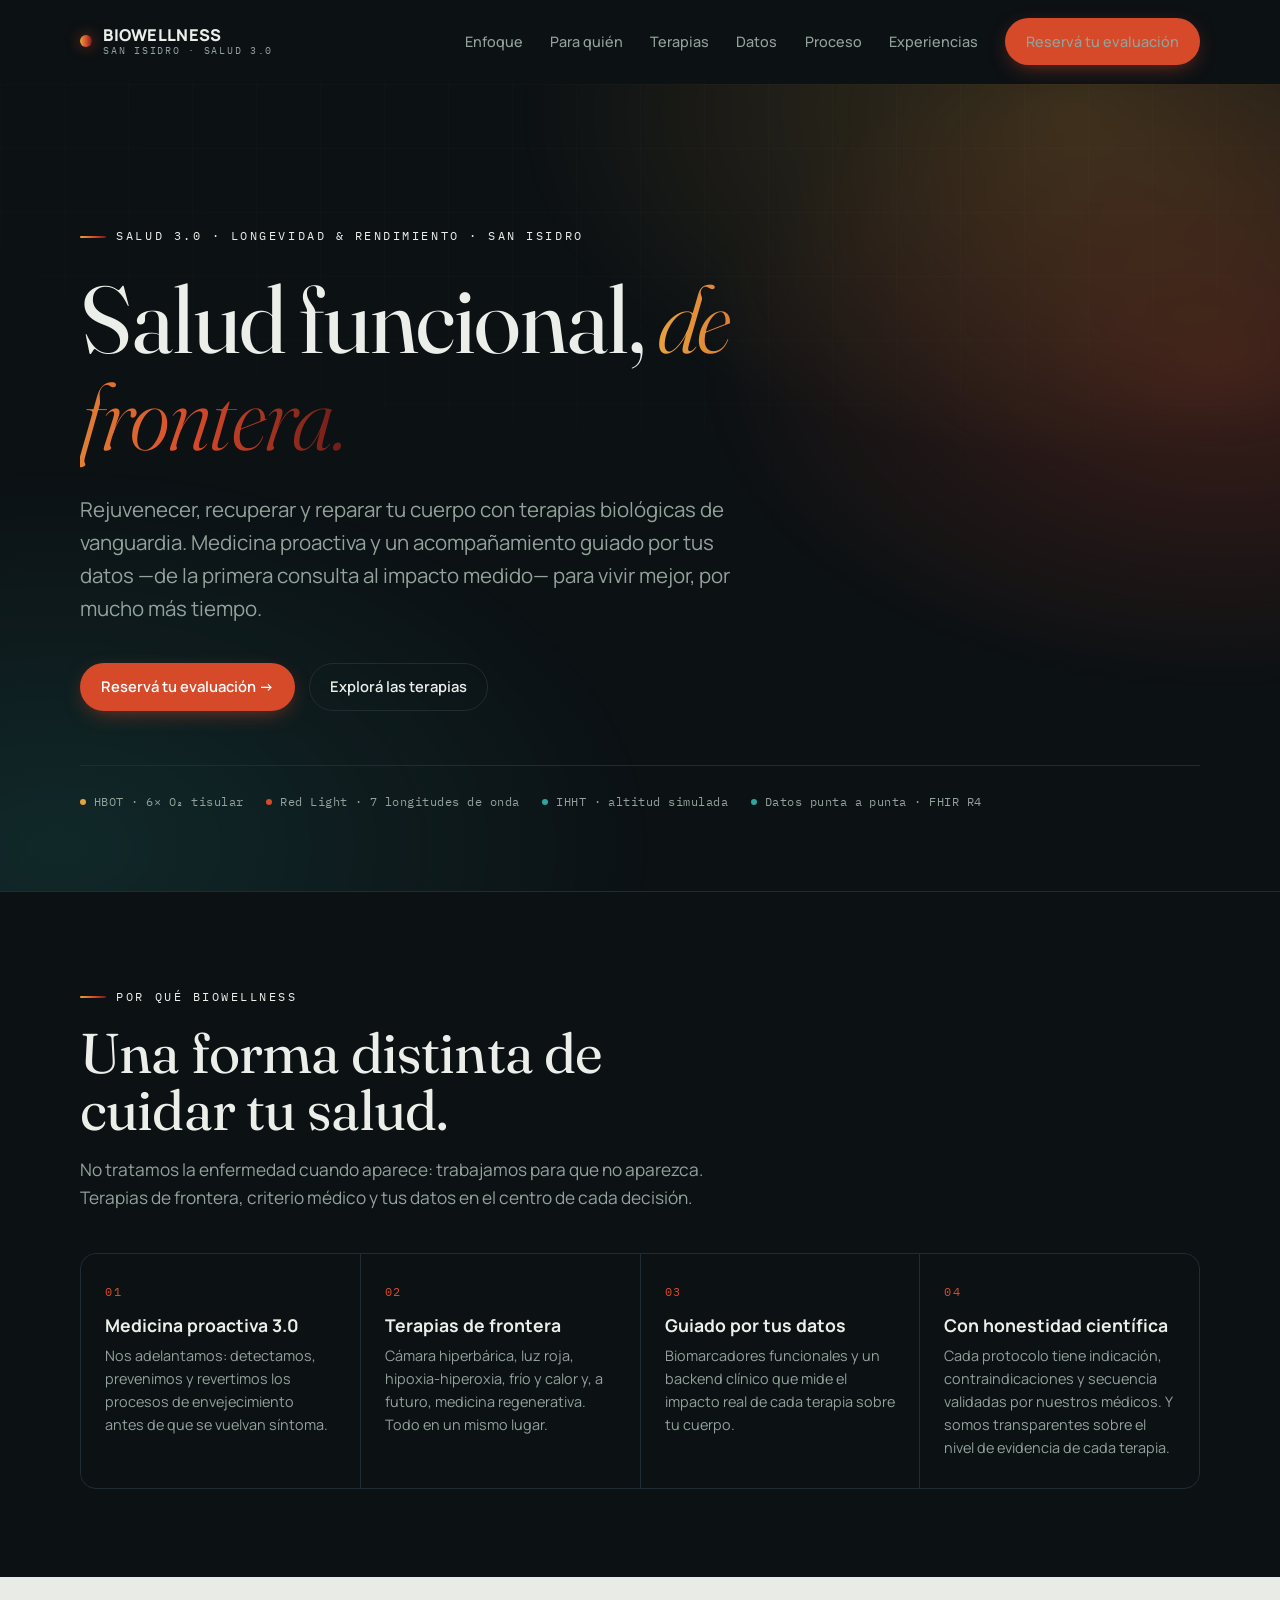
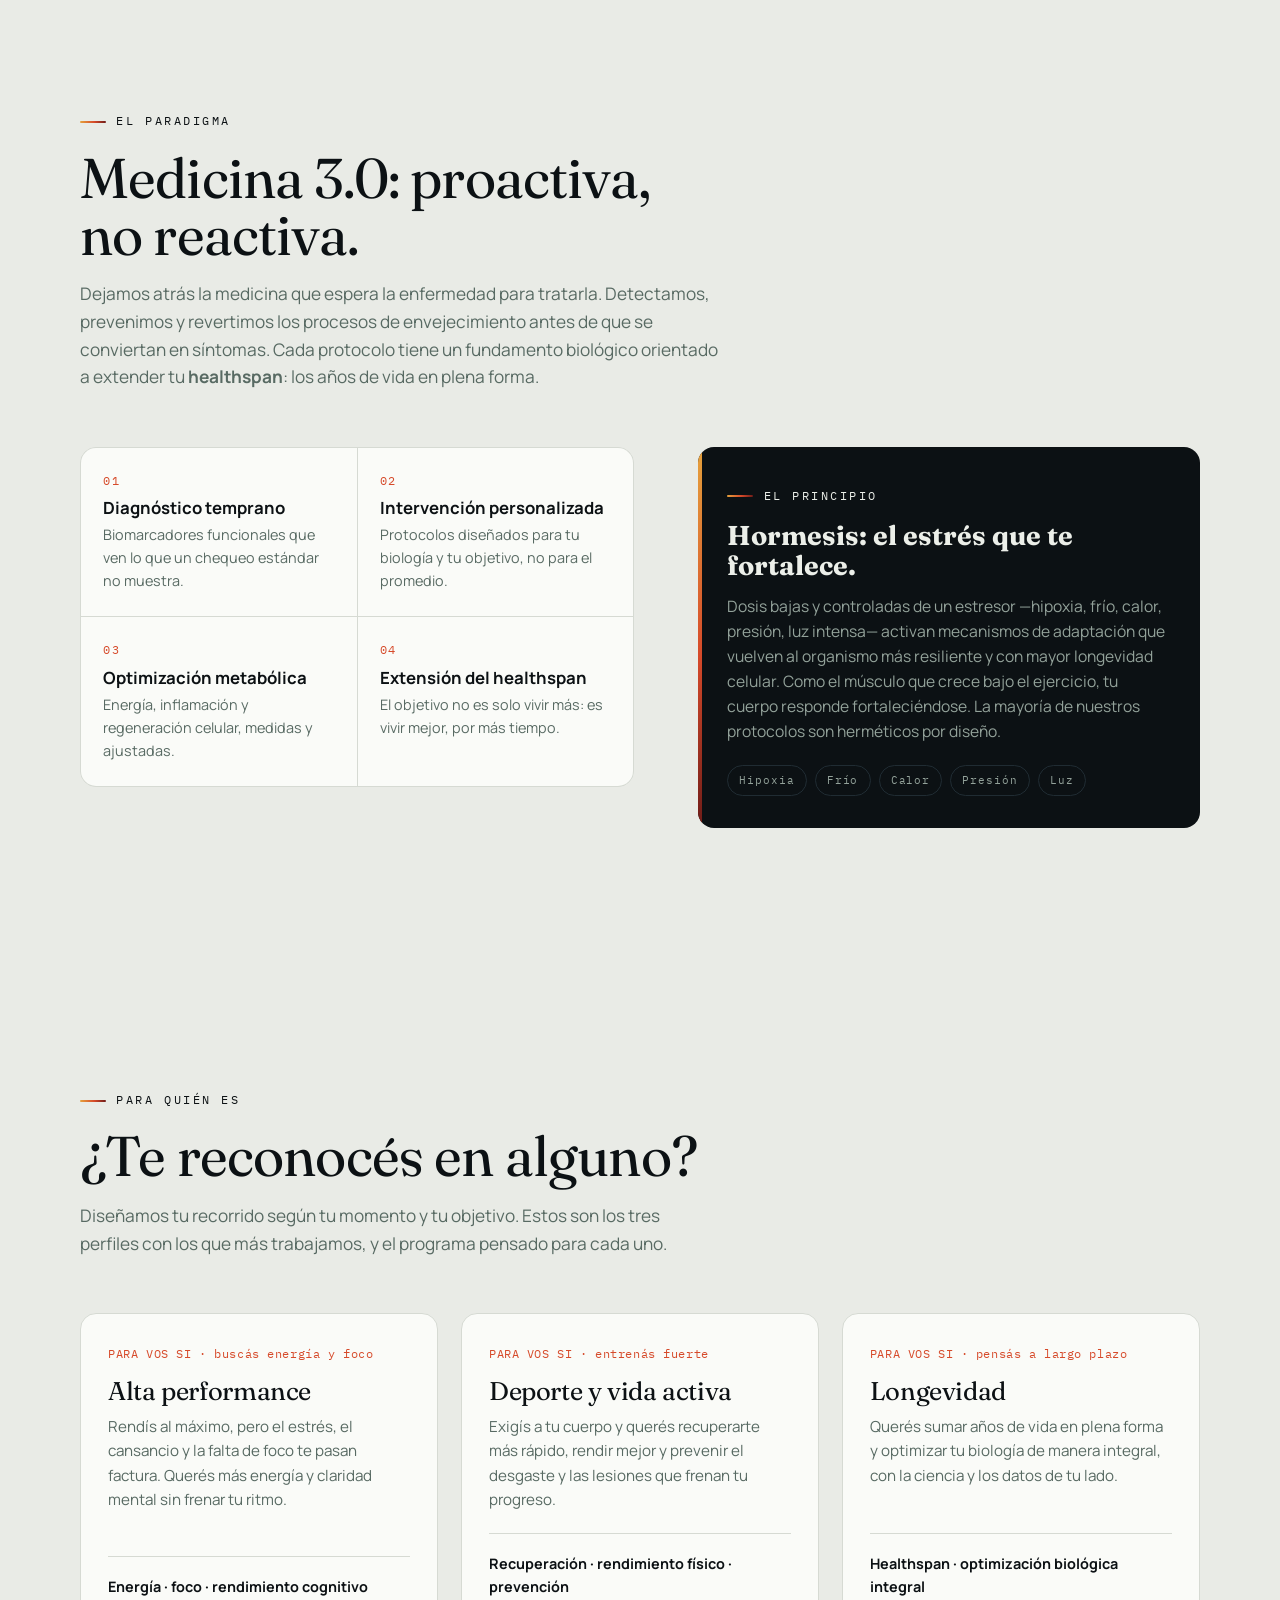
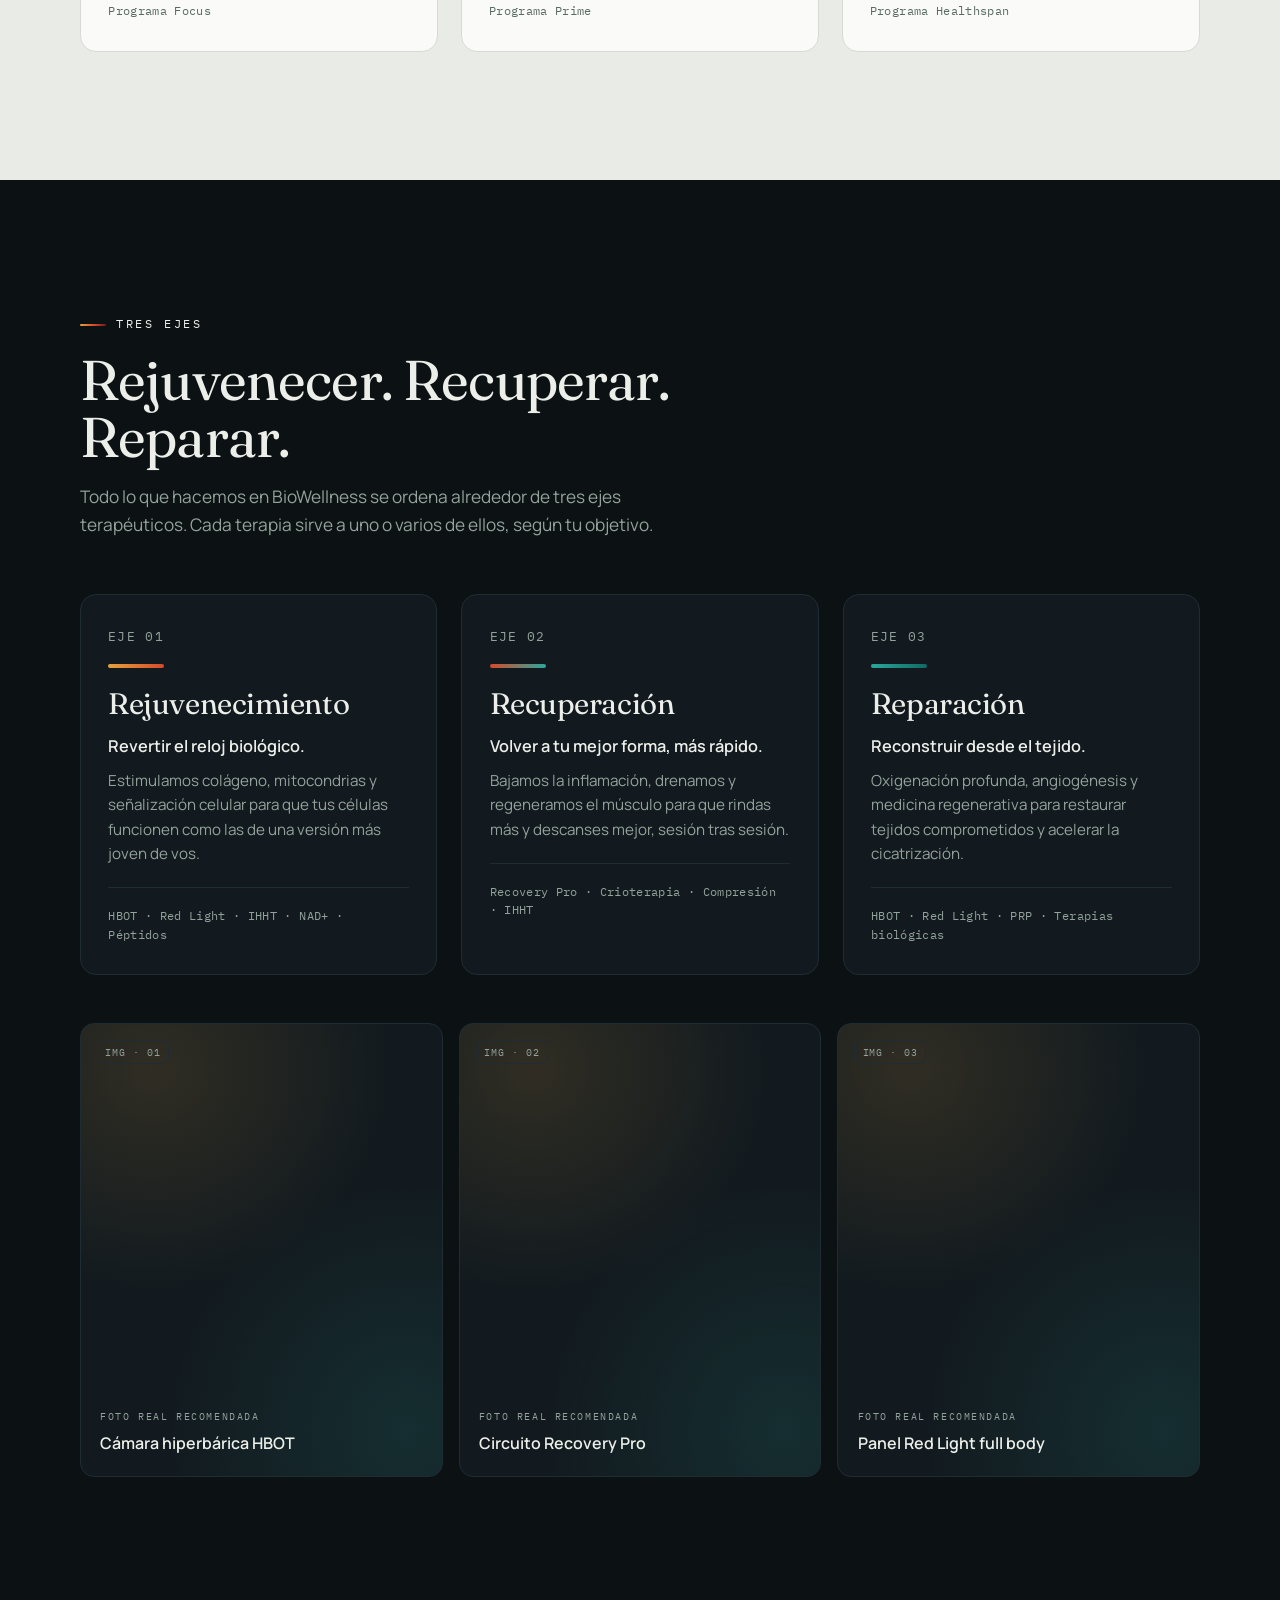
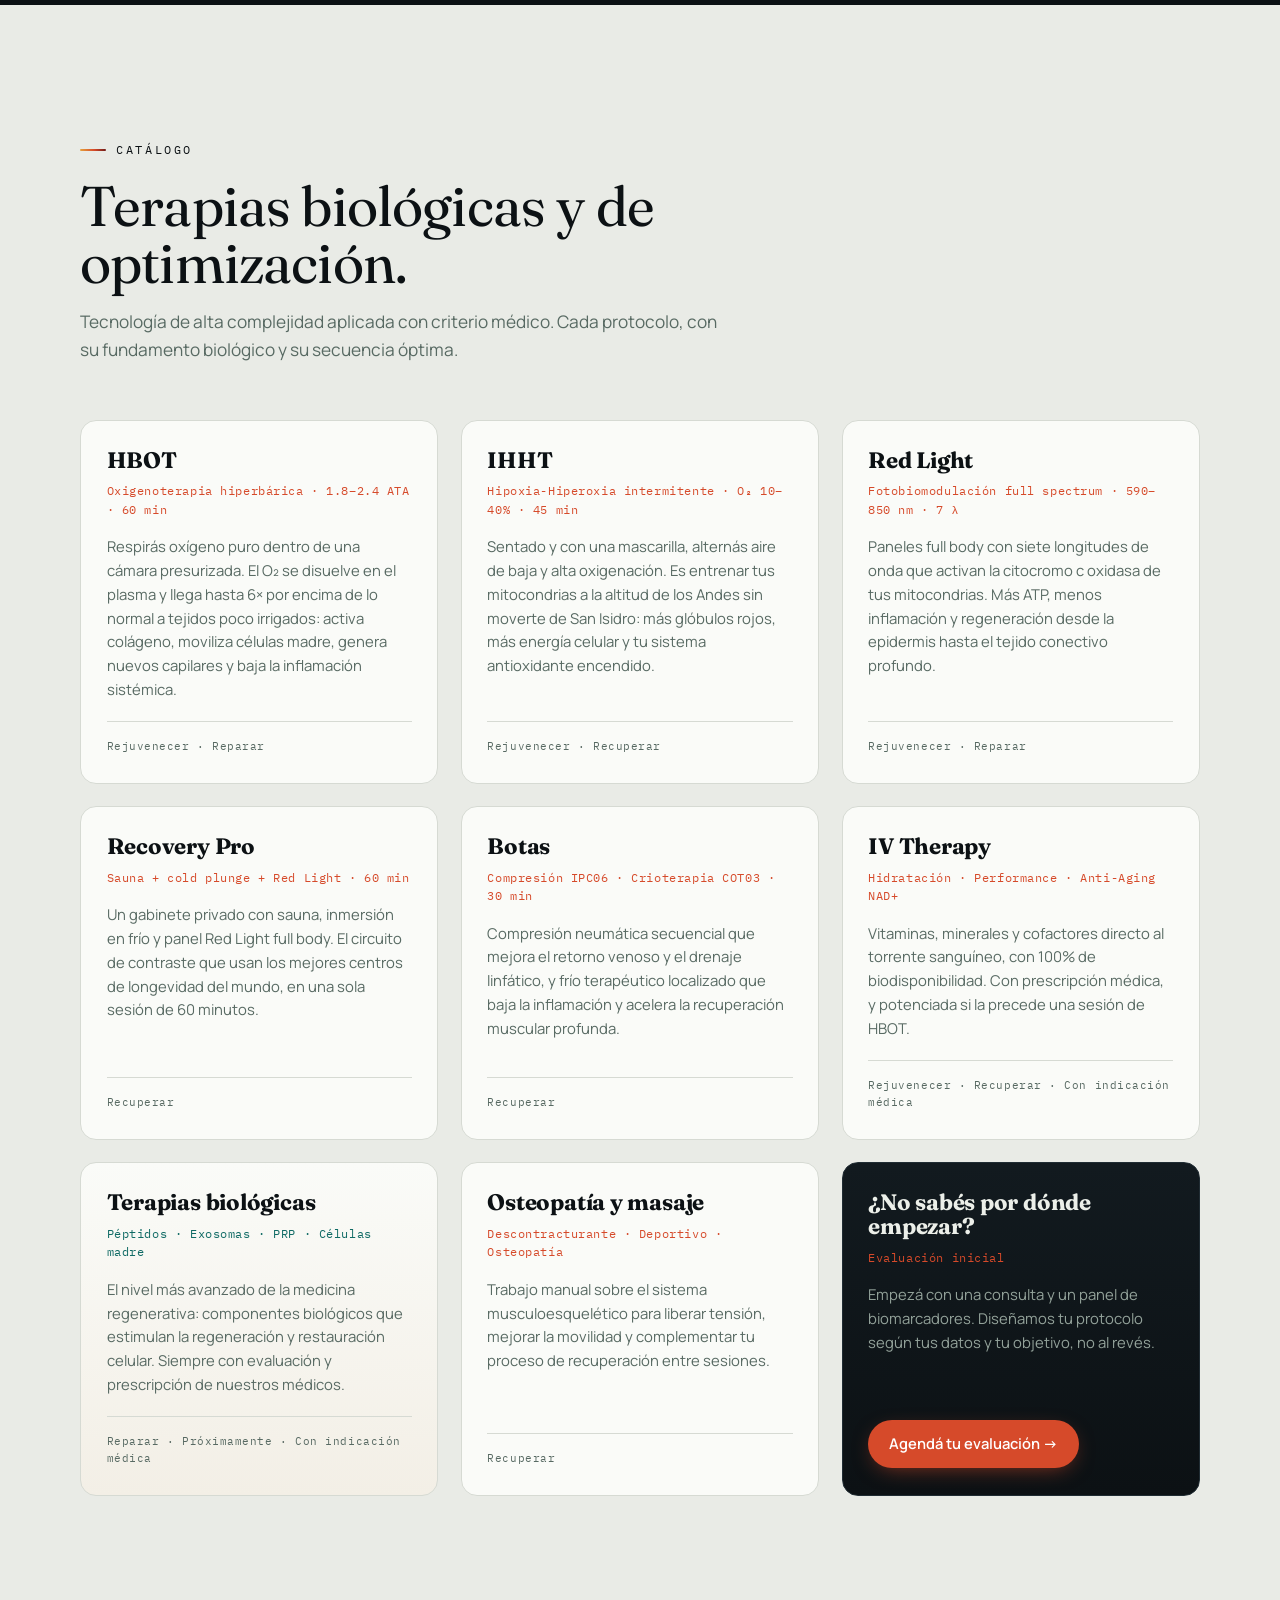
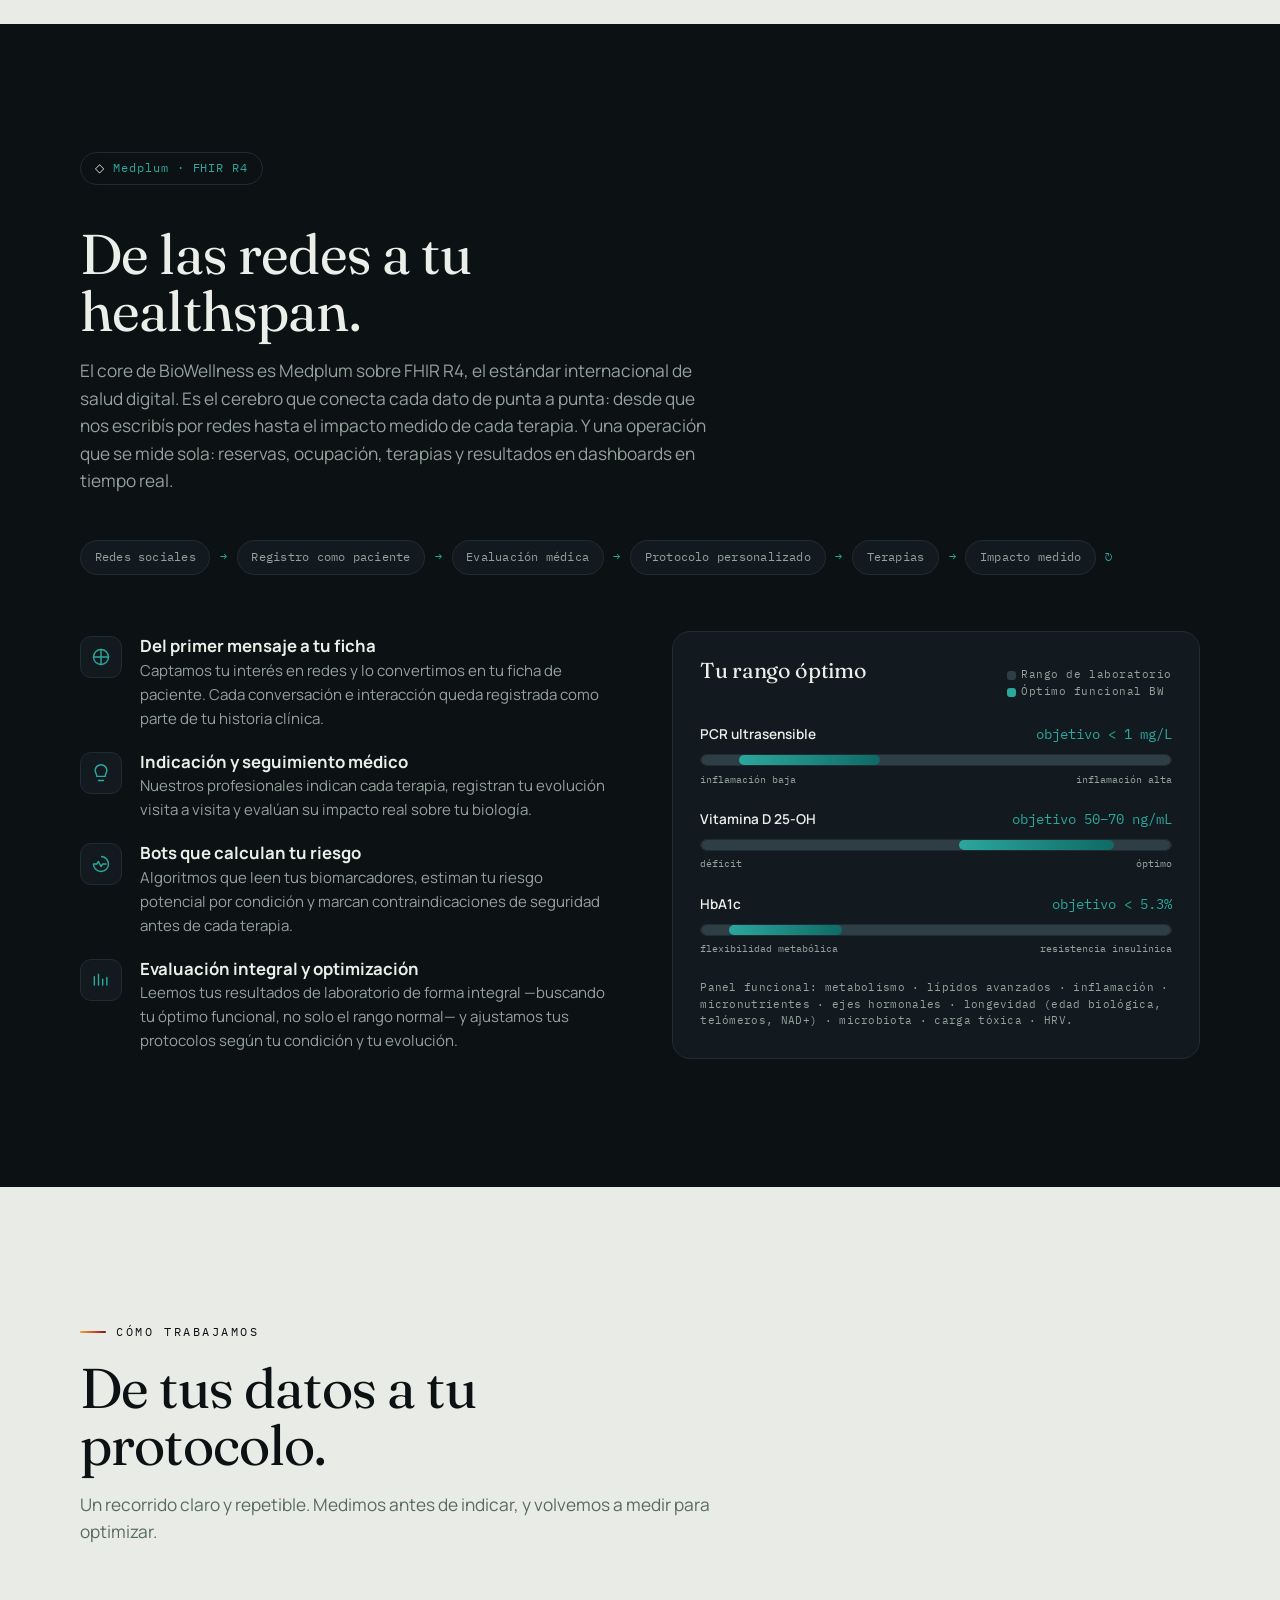
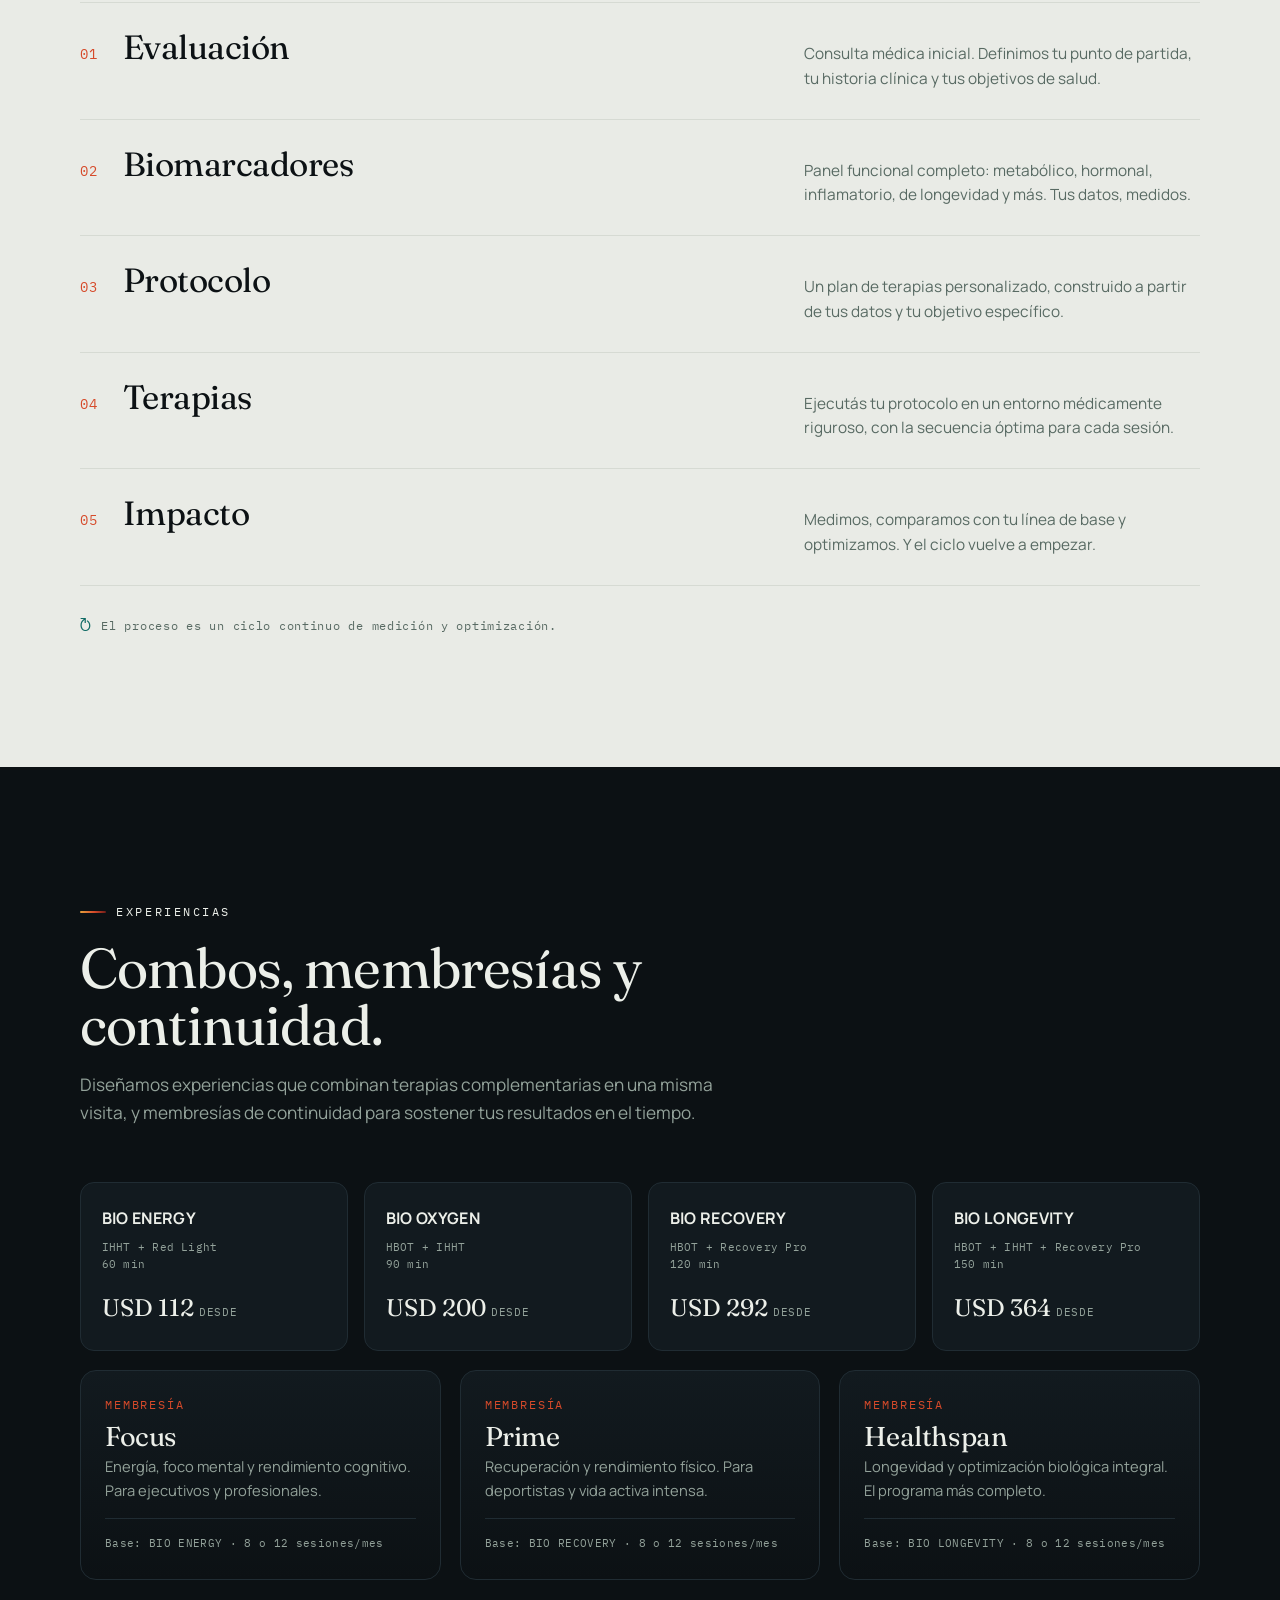
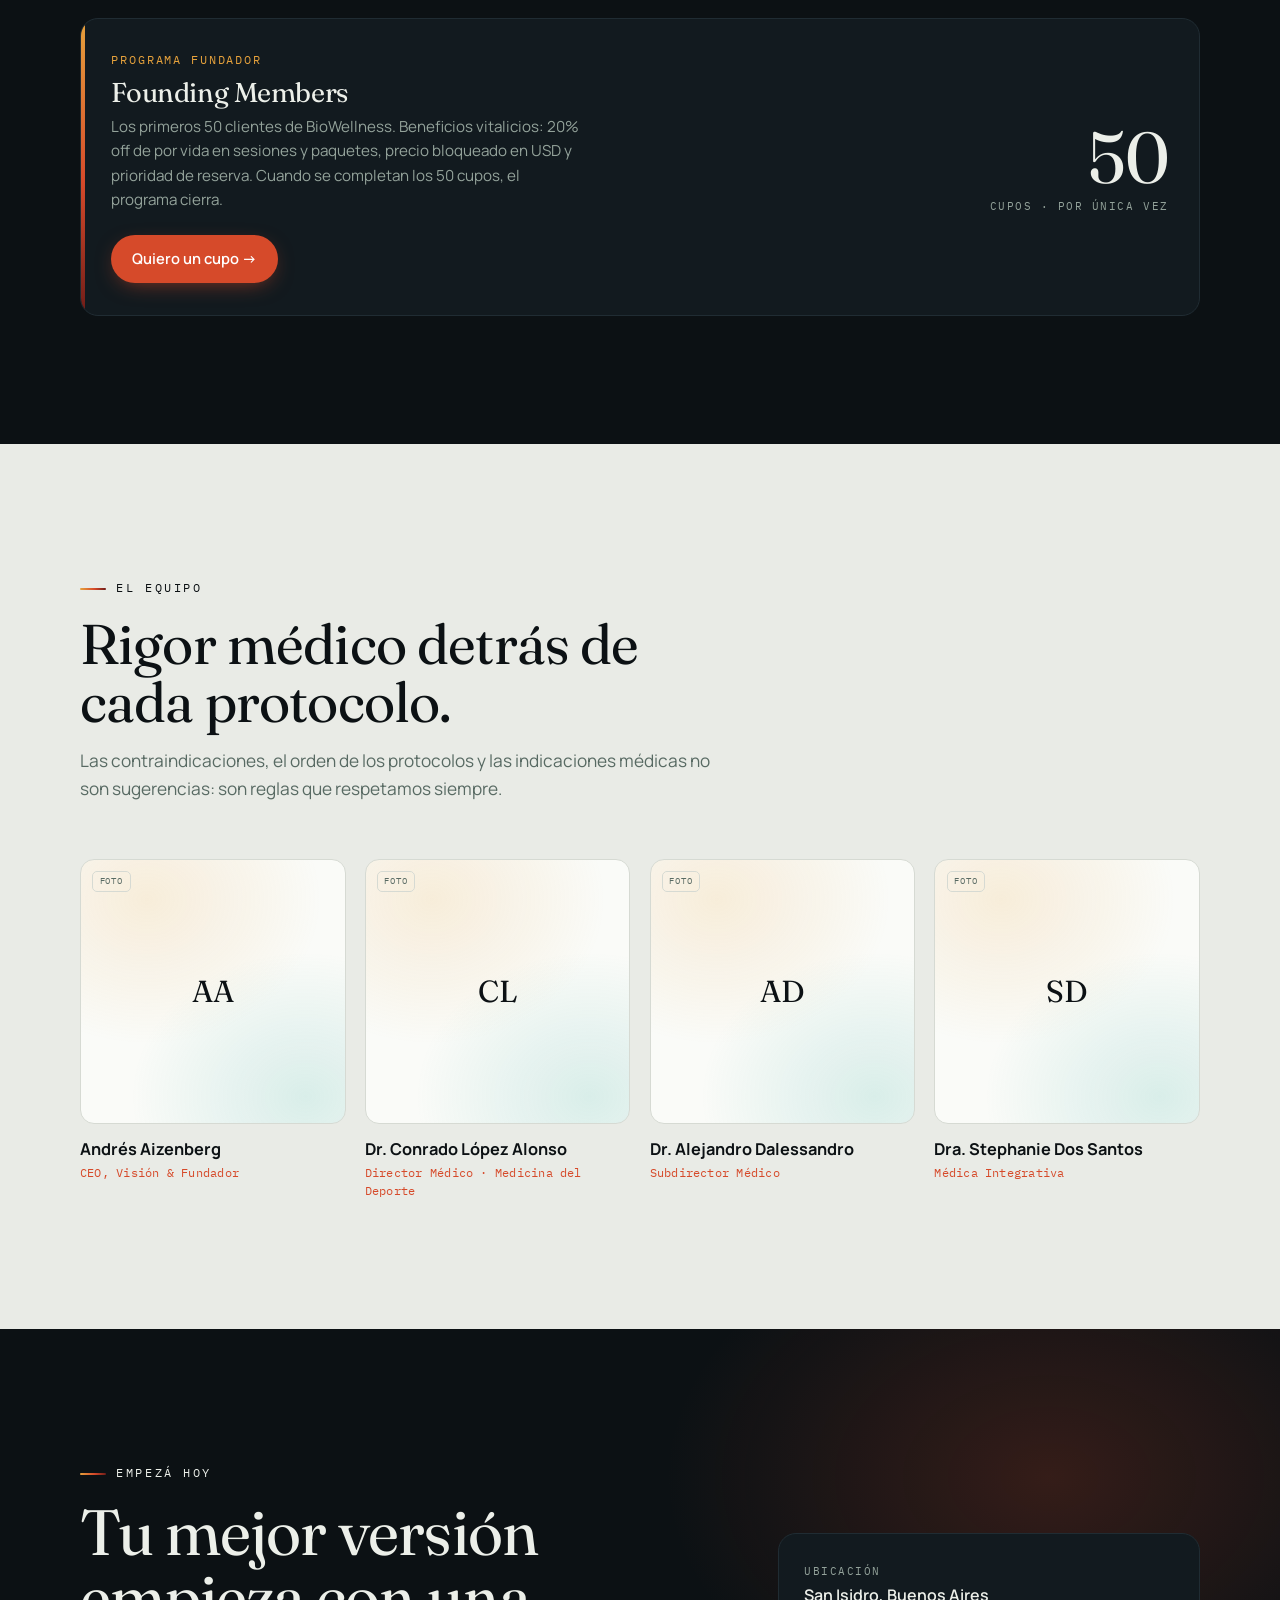
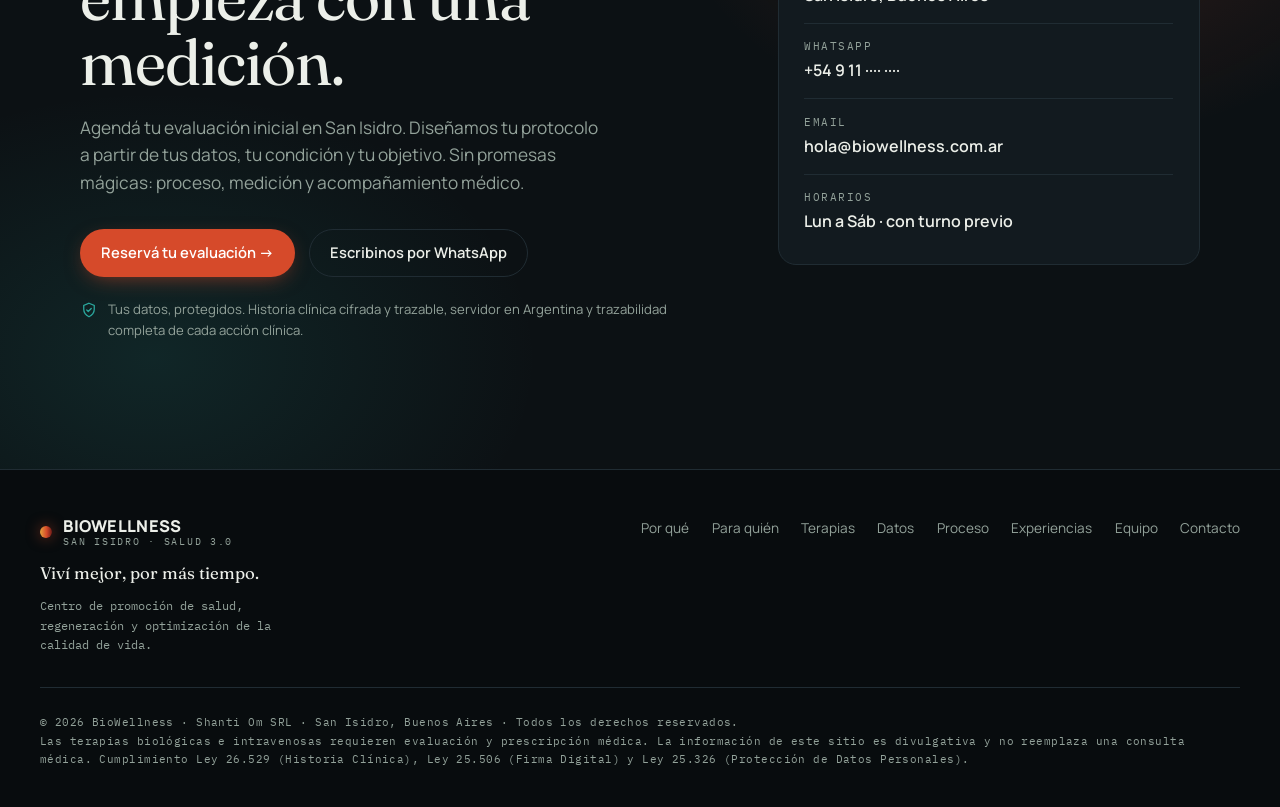
<file: index.html>
<!DOCTYPE html>
<html lang="es">
<head>
<meta charset="UTF-8">
<meta name="viewport" content="width=device-width, initial-scale=1.0">
<title>BioWellness · San Isidro — Salud 3.0</title>
<meta name="description" content="Centro de salud funcional en San Isidro. Regeneración, rejuvenecimiento y recuperación con terapias de frontera: HBOT, IHHT, Red Light y medicina regenerativa. Medicina proactiva guiada por datos.">
<link rel="preconnect" href="https://fonts.googleapis.com">
<link rel="preconnect" href="https://fonts.gstatic.com" crossorigin>
<link href="https://fonts.googleapis.com/css2?family=Fraunces:ital,opsz,wght@0,9..144,300..600;1,9..144,300..500&family=IBM+Plex+Mono:wght@400;500&family=Manrope:wght@400;500;600;700;800&display=swap" rel="stylesheet">
<link rel="stylesheet" href="css/tokens.css">
<link rel="stylesheet" href="css/base.css">
<link rel="stylesheet" href="css/layout.css">
<link rel="stylesheet" href="css/components.css">
<link rel="stylesheet" href="css/utilities.css">
</head>
<body>

<!-- ================= NAV ================= -->
<header class="nav" id="nav">
  <div class="nav-inner">
    <a class="brand" href="#top" aria-label="BioWellness inicio">
      <span class="brand-dot"></span>
      <span><b>BIOWELLNESS</b><small>San Isidro · Salud 3.0</small></span>
    </a>
    <nav class="nav-links" id="navLinks">
      <a href="#paradigma">Enfoque</a>
      <a href="#publico">Para quién</a>
      <a href="#terapias">Terapias</a>
      <a href="#tecnologia">Datos</a>
      <a href="#proceso">Proceso</a>
      <a href="#experiencias">Experiencias</a>
      <a href="#contacto" class="btn btn-primary">Reservá tu evaluación</a>
    </nav>
    <button class="nav-toggle" id="navToggle" aria-label="Abrir menú" aria-expanded="false">
      <span></span><span></span><span></span>
    </button>
  </div>
</header>

<!-- ================= HERO ================= -->
<section class="hero on-dark" id="top">
  <div class="aurora" aria-hidden="true"></div>
  <div class="grid-fade" aria-hidden="true"></div>
  <div class="wrap hero-inner">
    <span class="eyebrow reveal">Salud 3.0 · Longevidad &amp; rendimiento · San Isidro</span>
    <h1 class="display reveal d1">Salud funcional, <em class="grad-text">de frontera.</em></h1>
    <p class="lead reveal d2">Rejuvenecer, recuperar y reparar tu cuerpo con terapias biológicas de vanguardia. Medicina proactiva y un acompañamiento guiado por tus datos —de la primera consulta al impacto medido— para vivir mejor, por mucho más tiempo.</p>
    <div class="hero-cta reveal d3">
      <a href="#contacto" class="btn btn-primary">Reservá tu evaluación →</a>
      <a href="#terapias" class="btn btn-ghost">Explorá las terapias</a>
    </div>
    <div class="data-ribbon reveal d4">
      <span>HBOT · 6× O₂ tisular</span>
      <span>Red Light · 7 longitudes de onda</span>
      <span>IHHT · altitud simulada</span>
      <span class="mono">Datos punta a punta · FHIR R4</span>
    </div>
  </div>
</section>

<!-- ================= PROPUESTA DE VALOR ================= -->
<section class="vp-band on-dark" id="porque">
  <div class="wrap">
    <div class="sec-head reveal">
      <span class="eyebrow">Por qué BioWellness</span>
      <h2 class="display">Una forma distinta de cuidar tu salud.</h2>
      <p>No tratamos la enfermedad cuando aparece: trabajamos para que no aparezca. Terapias de frontera, criterio médico y tus datos en el centro de cada decisión.</p>
    </div>
    <div class="vp-grid">
      <div class="vp reveal">
        <div class="vp-k">01</div>
        <h3>Medicina proactiva 3.0</h3>
        <p>Nos adelantamos: detectamos, prevenimos y revertimos los procesos de envejecimiento antes de que se vuelvan síntoma.</p>
      </div>
      <div class="vp reveal d1">
        <div class="vp-k">02</div>
        <h3>Terapias de frontera</h3>
        <p>Cámara hiperbárica, luz roja, hipoxia-hiperoxia, frío y calor y, a futuro, medicina regenerativa. Todo en un mismo lugar.</p>
      </div>
      <div class="vp reveal d2">
        <div class="vp-k">03</div>
        <h3>Guiado por tus datos</h3>
        <p>Biomarcadores funcionales y un backend clínico que mide el impacto real de cada terapia sobre tu cuerpo.</p>
      </div>
      <div class="vp reveal d3">
        <div class="vp-k">04</div>
        <h3>Con honestidad científica</h3>
        <p>Cada protocolo tiene indicación, contraindicaciones y secuencia validadas por nuestros médicos. Y somos transparentes sobre el nivel de evidencia de cada terapia.</p>
      </div>
    </div>
  </div>
</section>

<!-- ================= PARADIGMA ================= -->
<section class="section on-light" id="paradigma">
  <div class="wrap">
    <div class="sec-head reveal">
      <span class="eyebrow">El paradigma</span>
      <h2 class="display">Medicina 3.0: proactiva, no reactiva.</h2>
      <p>Dejamos atrás la medicina que espera la enfermedad para tratarla. Detectamos, prevenimos y revertimos los procesos de envejecimiento antes de que se conviertan en síntomas. Cada protocolo tiene un fundamento biológico orientado a extender tu <strong>healthspan</strong>: los años de vida en plena forma.</p>
    </div>

    <div class="manifesto">
      <div class="pillars reveal">
        <div class="pillar">
          <div class="n">01</div>
          <h4>Diagnóstico temprano</h4>
          <p>Biomarcadores funcionales que ven lo que un chequeo estándar no muestra.</p>
        </div>
        <div class="pillar">
          <div class="n">02</div>
          <h4>Intervención personalizada</h4>
          <p>Protocolos diseñados para tu biología y tu objetivo, no para el promedio.</p>
        </div>
        <div class="pillar">
          <div class="n">03</div>
          <h4>Optimización metabólica</h4>
          <p>Energía, inflamación y regeneración celular, medidas y ajustadas.</p>
        </div>
        <div class="pillar">
          <div class="n">04</div>
          <h4>Extensión del healthspan</h4>
          <p>El objetivo no es solo vivir más: es vivir mejor, por más tiempo.</p>
        </div>
      </div>

      <aside class="hormesis reveal d1">
        <span class="eyebrow">El principio</span>
        <h3>Hormesis: el estrés que te fortalece.</h3>
        <p>Dosis bajas y controladas de un estresor —hipoxia, frío, calor, presión, luz intensa— activan mecanismos de adaptación que vuelven al organismo más resiliente y con mayor longevidad celular. Como el músculo que crece bajo el ejercicio, tu cuerpo responde fortaleciéndose. La mayoría de nuestros protocolos son herméticos por diseño.</p>
        <div class="chips">
          <span>Hipoxia</span><span>Frío</span><span>Calor</span><span>Presión</span><span>Luz</span>
        </div>
      </aside>
    </div>
  </div>
</section>

<!-- ================= PARA QUIÉN ES ================= -->
<section class="section on-light" id="publico">
  <div class="wrap">
    <div class="sec-head reveal">
      <span class="eyebrow">Para quién es</span>
      <h2 class="display">¿Te reconocés en alguno?</h2>
      <p>Diseñamos tu recorrido según tu momento y tu objetivo. Estos son los tres perfiles con los que más trabajamos, y el programa pensado para cada uno.</p>
    </div>

    <div class="audiences">
      <article class="aud-card reveal">
        <div class="for">PARA VOS SI · buscás energía y foco</div>
        <h3 class="display">Alta performance</h3>
        <p>Rendís al máximo, pero el estrés, el cansancio y la falta de foco te pasan factura. Querés más energía y claridad mental sin frenar tu ritmo.</p>
        <div class="goal">Energía · foco · rendimiento cognitivo<span>Programa Focus</span></div>
      </article>
      <article class="aud-card reveal d1">
        <div class="for">PARA VOS SI · entrenás fuerte</div>
        <h3 class="display">Deporte y vida activa</h3>
        <p>Exigís a tu cuerpo y querés recuperarte más rápido, rendir mejor y prevenir el desgaste y las lesiones que frenan tu progreso.</p>
        <div class="goal">Recuperación · rendimiento físico · prevención<span>Programa Prime</span></div>
      </article>
      <article class="aud-card reveal d2">
        <div class="for">PARA VOS SI · pensás a largo plazo</div>
        <h3 class="display">Longevidad</h3>
        <p>Querés sumar años de vida en plena forma y optimizar tu biología de manera integral, con la ciencia y los datos de tu lado.</p>
        <div class="goal">Healthspan · optimización biológica integral<span>Programa Healthspan</span></div>
      </article>
    </div>
  </div>
</section>

<!-- ================= EJES ================= -->
<section class="section on-dark" id="ejes">
  <div class="wrap">
    <div class="sec-head reveal">
      <span class="eyebrow">Tres ejes</span>
      <h2 class="display">Rejuvenecer. Recuperar. Reparar.</h2>
      <p>Todo lo que hacemos en BioWellness se ordena alrededor de tres ejes terapéuticos. Cada terapia sirve a uno o varios de ellos, según tu objetivo.</p>
    </div>

    <div class="axes">
      <article class="axis reveal">
        <div class="idx">EJE 01</div>
        <div class="bar"></div>
        <h3 class="display">Rejuvenecimiento</h3>
        <p class="claim">Revertir el reloj biológico.</p>
        <p>Estimulamos colágeno, mitocondrias y señalización celular para que tus células funcionen como las de una versión más joven de vos.</p>
        <div class="tags">HBOT · Red Light · IHHT · NAD+ · Péptidos</div>
      </article>
      <article class="axis reveal d1">
        <div class="idx">EJE 02</div>
        <div class="bar"></div>
        <h3 class="display">Recuperación</h3>
        <p class="claim">Volver a tu mejor forma, más rápido.</p>
        <p>Bajamos la inflamación, drenamos y regeneramos el músculo para que rindas más y descanses mejor, sesión tras sesión.</p>
        <div class="tags">Recovery Pro · Crioterapia · Compresión · IHHT</div>
      </article>
      <article class="axis reveal d2">
        <div class="idx">EJE 03</div>
        <div class="bar"></div>
        <h3 class="display">Reparación</h3>
        <p class="claim">Reconstruir desde el tejido.</p>
        <p>Oxigenación profunda, angiogénesis y medicina regenerativa para restaurar tejidos comprometidos y acelerar la cicatrización.</p>
        <div class="tags">HBOT · Red Light · PRP · Terapias biológicas</div>
      </article>
    </div>

    <!-- Banda de imágenes: el espacio -->
    <div class="gallery">
      <figure class="img-slot reveal">
        <span class="frame-mark">IMG · 01</span>
        <span class="tag-img">Foto real recomendada</span>
        <span class="cap">Cámara hiperbárica HBOT</span>
      </figure>
      <figure class="img-slot reveal d1">
        <span class="frame-mark">IMG · 02</span>
        <span class="tag-img">Foto real recomendada</span>
        <span class="cap">Circuito Recovery Pro</span>
      </figure>
      <figure class="img-slot reveal d2">
        <span class="frame-mark">IMG · 03</span>
        <span class="tag-img">Foto real recomendada</span>
        <span class="cap">Panel Red Light full body</span>
      </figure>
    </div>
  </div>
</section>

<!-- ================= TERAPIAS ================= -->
<section class="section on-light" id="terapias">
  <div class="wrap">
    <div class="sec-head reveal">
      <span class="eyebrow">Catálogo</span>
      <h2 class="display">Terapias biológicas y de optimización.</h2>
      <p>Tecnología de alta complejidad aplicada con criterio médico. Cada protocolo, con su fundamento biológico y su secuencia óptima.</p>
    </div>

    <div class="therapies">
      <article class="card reveal">
        <h3 class="t-name">HBOT</h3>
        <div class="t-spec">Oxigenoterapia hiperbárica · 1.8–2.4 ATA · 60 min</div>
        <p>Respirás oxígeno puro dentro de una cámara presurizada. El O₂ se disuelve en el plasma y llega hasta 6× por encima de lo normal a tejidos poco irrigados: activa colágeno, moviliza células madre, genera nuevos capilares y baja la inflamación sistémica.</p>
        <div class="t-tag">Rejuvenecer · Reparar</div>
      </article>

      <article class="card reveal d1">
        <h3 class="t-name">IHHT</h3>
        <div class="t-spec">Hipoxia-Hiperoxia intermitente · O₂ 10–40% · 45 min</div>
        <p>Sentado y con una mascarilla, alternás aire de baja y alta oxigenación. Es entrenar tus mitocondrias a la altitud de los Andes sin moverte de San Isidro: más glóbulos rojos, más energía celular y tu sistema antioxidante encendido.</p>
        <div class="t-tag">Rejuvenecer · Recuperar</div>
      </article>

      <article class="card reveal d2">
        <h3 class="t-name">Red Light</h3>
        <div class="t-spec">Fotobiomodulación full spectrum · 590–850 nm · 7 λ</div>
        <p>Paneles full body con siete longitudes de onda que activan la citocromo c oxidasa de tus mitocondrias. Más ATP, menos inflamación y regeneración desde la epidermis hasta el tejido conectivo profundo.</p>
        <div class="t-tag">Rejuvenecer · Reparar</div>
      </article>

      <article class="card reveal">
        <h3 class="t-name">Recovery Pro</h3>
        <div class="t-spec">Sauna + cold plunge + Red Light · 60 min</div>
        <p>Un gabinete privado con sauna, inmersión en frío y panel Red Light full body. El circuito de contraste que usan los mejores centros de longevidad del mundo, en una sola sesión de 60 minutos.</p>
        <div class="t-tag">Recuperar</div>
      </article>

      <article class="card reveal d1">
        <h3 class="t-name">Botas</h3>
        <div class="t-spec">Compresión IPC06 · Crioterapia COT03 · 30 min</div>
        <p>Compresión neumática secuencial que mejora el retorno venoso y el drenaje linfático, y frío terapéutico localizado que baja la inflamación y acelera la recuperación muscular profunda.</p>
        <div class="t-tag">Recuperar</div>
      </article>

      <article class="card reveal d2">
        <h3 class="t-name">IV Therapy</h3>
        <div class="t-spec">Hidratación · Performance · Anti-Aging NAD+</div>
        <p>Vitaminas, minerales y cofactores directo al torrente sanguíneo, con 100% de biodisponibilidad. Con prescripción médica, y potenciada si la precede una sesión de HBOT.</p>
        <div class="t-tag">Rejuvenecer · Recuperar · Con indicación médica</div>
      </article>

      <article class="card soon reveal">
        <h3 class="t-name">Terapias biológicas</h3>
        <div class="t-spec">Péptidos · Exosomas · PRP · Células madre</div>
        <p>El nivel más avanzado de la medicina regenerativa: componentes biológicos que estimulan la regeneración y restauración celular. Siempre con evaluación y prescripción de nuestros médicos.</p>
        <div class="t-tag">Reparar · Próximamente · Con indicación médica</div>
      </article>

      <article class="card reveal d1">
        <h3 class="t-name">Osteopatía y masaje</h3>
        <div class="t-spec">Descontracturante · Deportivo · Osteopatía</div>
        <p>Trabajo manual sobre el sistema musculoesquelético para liberar tensión, mejorar la movilidad y complementar tu proceso de recuperación entre sesiones.</p>
        <div class="t-tag">Recuperar</div>
      </article>

      <article class="card reveal d2" style="background:linear-gradient(180deg,var(--ink-2),var(--ink));border-color:var(--ink-3);color:var(--tx-l)">
        <h3 class="t-name" style="color:var(--tx-l)">¿No sabés por dónde empezar?</h3>
        <div class="t-spec">Evaluación inicial</div>
        <p style="color:var(--tx-l-mut)">Empezá con una consulta y un panel de biomarcadores. Diseñamos tu protocolo según tus datos y tu objetivo, no al revés.</p>
        <a href="#contacto" class="btn btn-primary" style="margin-top:1.2rem;align-self:flex-start">Agendá tu evaluación →</a>
      </article>
    </div>
  </div>
</section>

<!-- ================= TECNOLOGÍA / DATOS ================= -->
<section class="section on-dark" id="tecnologia">
  <div class="wrap">
    <div class="sec-head reveal">
      <span class="fhir-badge"><b>◇</b> Medplum · FHIR R4</span>
      <h2 class="display">De las redes a tu healthspan.</h2>
      <p>El core de BioWellness es Medplum sobre FHIR R4, el estándar internacional de salud digital. Es el cerebro que conecta cada dato de punta a punta: desde que nos escribís por redes hasta el impacto medido de cada terapia. Y una operación que se mide sola: reservas, ocupación, terapias y resultados en dashboards en tiempo real.</p>
    </div>

    <div class="journey reveal d1" aria-label="Recorrido del dato, de punta a punta">
      <span class="jstep">Redes sociales</span><span class="jar">→</span>
      <span class="jstep">Registro como paciente</span><span class="jar">→</span>
      <span class="jstep">Evaluación médica</span><span class="jar">→</span>
      <span class="jstep">Protocolo personalizado</span><span class="jar">→</span>
      <span class="jstep">Terapias</span><span class="jar">→</span>
      <span class="jstep">Impacto medido</span><span class="jar">↻</span>
    </div>

    <div class="tech">
      <div class="tech-list">
        <div class="tech-item reveal">
          <div class="ic" aria-hidden="true">
            <svg width="20" height="20" viewBox="0 0 24 24" fill="none" stroke="currentColor" stroke-width="1.7"><path d="M12 3v18M3 12h18" stroke-linecap="round"/><circle cx="12" cy="12" r="9"/></svg>
          </div>
          <div>
            <h4>Del primer mensaje a tu ficha</h4>
            <p>Captamos tu interés en redes y lo convertimos en tu ficha de paciente. Cada conversación e interacción queda registrada como parte de tu historia clínica.</p>
          </div>
        </div>
        <div class="tech-item reveal d1">
          <div class="ic" aria-hidden="true">
            <svg width="20" height="20" viewBox="0 0 24 24" fill="none" stroke="currentColor" stroke-width="1.7"><path d="M12 2a7 7 0 0 0-7 7c0 3 2 4 2 7h10c0-3 2-4 2-7a7 7 0 0 0-7-7Z"/><path d="M9 21h6" stroke-linecap="round"/></svg>
          </div>
          <div>
            <h4>Indicación y seguimiento médico</h4>
            <p>Nuestros profesionales indican cada terapia, registran tu evolución visita a visita y evalúan su impacto real sobre tu biología.</p>
          </div>
        </div>
        <div class="tech-item reveal d2">
          <div class="ic" aria-hidden="true">
            <svg width="20" height="20" viewBox="0 0 24 24" fill="none" stroke="currentColor" stroke-width="1.7"><path d="M3 12a9 9 0 1 0 9-9" /><path d="M3 12h4l2-3 3 6 2-3h4" stroke-linecap="round" stroke-linejoin="round"/></svg>
          </div>
          <div>
            <h4>Bots que calculan tu riesgo</h4>
            <p>Algoritmos que leen tus biomarcadores, estiman tu riesgo potencial por condición y marcan contraindicaciones de seguridad antes de cada terapia.</p>
          </div>
        </div>
        <div class="tech-item reveal d3">
          <div class="ic" aria-hidden="true">
            <svg width="20" height="20" viewBox="0 0 24 24" fill="none" stroke="currentColor" stroke-width="1.7"><path d="M4 18V8m5 10V5m5 13v-7m5 7V9" stroke-linecap="round"/></svg>
          </div>
          <div>
            <h4>Evaluación integral y optimización</h4>
            <p>Leemos tus resultados de laboratorio de forma integral —buscando tu óptimo funcional, no solo el rango normal— y ajustamos tus protocolos según tu condición y tu evolución.</p>
          </div>
        </div>
      </div>

      <div class="ranges reveal d1">
        <div class="rh">
          <h4 class="display">Tu rango óptimo</h4>
          <div class="legend">
            <span><i class="l-conv"></i>Rango de laboratorio</span><br>
            <span><i class="l-opt"></i>Óptimo funcional BW</span>
          </div>
        </div>

        <div class="biomarker" data-conv="0;100" data-opt="8;38">
          <div class="bm-top"><span class="name">PCR ultrasensible</span><span class="val">objetivo &lt; 1 mg/L</span></div>
          <div class="track"><span class="conv"></span><span class="opt"></span></div>
          <div class="scale"><span>inflamación baja</span><span>inflamación alta</span></div>
        </div>

        <div class="biomarker" data-conv="0;100" data-opt="55;88">
          <div class="bm-top"><span class="name">Vitamina D 25-OH</span><span class="val">objetivo 50–70 ng/mL</span></div>
          <div class="track"><span class="conv"></span><span class="opt"></span></div>
          <div class="scale"><span>déficit</span><span>óptimo</span></div>
        </div>

        <div class="biomarker" data-conv="0;100" data-opt="6;30">
          <div class="bm-top"><span class="name">HbA1c</span><span class="val">objetivo &lt; 5.3%</span></div>
          <div class="track"><span class="conv"></span><span class="opt"></span></div>
          <div class="scale"><span>flexibilidad metabólica</span><span>resistencia insulínica</span></div>
        </div>

        <p class="mono" style="font-size:.66rem;color:var(--tx-l-mut);margin-top:1.3rem;letter-spacing:.03em">Panel funcional: metabolismo · lípidos avanzados · inflamación · micronutrientes · ejes hormonales · longevidad (edad biológica, telómeros, NAD+) · microbiota · carga tóxica · HRV.</p>
      </div>
    </div>
  </div>
</section>

<!-- ================= PROCESO ================= -->
<section class="section on-light" id="proceso">
  <div class="wrap">
    <div class="sec-head reveal">
      <span class="eyebrow">Cómo trabajamos</span>
      <h2 class="display">De tus datos a tu protocolo.</h2>
      <p>Un recorrido claro y repetible. Medimos antes de indicar, y volvemos a medir para optimizar.</p>
    </div>

    <div class="steps">
      <div class="step reveal">
        <div class="s-num">01</div>
        <div class="s-title display">Evaluación</div>
        <div class="s-desc">Consulta médica inicial. Definimos tu punto de partida, tu historia clínica y tus objetivos de salud.</div>
      </div>
      <div class="step reveal">
        <div class="s-num">02</div>
        <div class="s-title display">Biomarcadores</div>
        <div class="s-desc">Panel funcional completo: metabólico, hormonal, inflamatorio, de longevidad y más. Tus datos, medidos.</div>
      </div>
      <div class="step reveal">
        <div class="s-num">03</div>
        <div class="s-title display">Protocolo</div>
        <div class="s-desc">Un plan de terapias personalizado, construido a partir de tus datos y tu objetivo específico.</div>
      </div>
      <div class="step reveal">
        <div class="s-num">04</div>
        <div class="s-title display">Terapias</div>
        <div class="s-desc">Ejecutás tu protocolo en un entorno médicamente riguroso, con la secuencia óptima para cada sesión.</div>
      </div>
      <div class="step reveal">
        <div class="s-num">05</div>
        <div class="s-title display">Impacto</div>
        <div class="s-desc">Medimos, comparamos con tu línea de base y optimizamos. Y el ciclo vuelve a empezar.</div>
      </div>
    </div>
    <div class="loop-note">El proceso es un ciclo continuo de medición y optimización.</div>
  </div>
</section>

<!-- ================= EXPERIENCIAS ================= -->
<section class="section on-dark" id="experiencias">
  <div class="wrap">
    <div class="sec-head reveal">
      <span class="eyebrow">Experiencias</span>
      <h2 class="display">Combos, membresías y continuidad.</h2>
      <p>Diseñamos experiencias que combinan terapias complementarias en una misma visita, y membresías de continuidad para sostener tus resultados en el tiempo.</p>
    </div>

    <div class="combos">
      <div class="combo reveal">
        <div class="cname">BIO ENERGY</div>
        <div class="cparts">IHHT + Red Light<br>60 min</div>
        <div class="cprice">USD 112 <small>DESDE</small></div>
      </div>
      <div class="combo reveal d1">
        <div class="cname">BIO OXYGEN</div>
        <div class="cparts">HBOT + IHHT<br>90 min</div>
        <div class="cprice">USD 200 <small>DESDE</small></div>
      </div>
      <div class="combo reveal d2">
        <div class="cname">BIO RECOVERY</div>
        <div class="cparts">HBOT + Recovery Pro<br>120 min</div>
        <div class="cprice">USD 292 <small>DESDE</small></div>
      </div>
      <div class="combo reveal d3">
        <div class="cname">BIO LONGEVITY</div>
        <div class="cparts">HBOT + IHHT + Recovery Pro<br>150 min</div>
        <div class="cprice">USD 364 <small>DESDE</small></div>
      </div>
    </div>

    <div class="tiers">
      <div class="tier reveal">
        <div class="tk">MEMBRESÍA</div>
        <h4 class="display">Focus</h4>
        <p class="prof">Energía, foco mental y rendimiento cognitivo. Para ejecutivos y profesionales.</p>
        <div class="tmeta">Base: BIO ENERGY · 8 o 12 sesiones/mes</div>
      </div>
      <div class="tier reveal d1">
        <div class="tk">MEMBRESÍA</div>
        <h4 class="display">Prime</h4>
        <p class="prof">Recuperación y rendimiento físico. Para deportistas y vida activa intensa.</p>
        <div class="tmeta">Base: BIO RECOVERY · 8 o 12 sesiones/mes</div>
      </div>
      <div class="tier reveal d2">
        <div class="tk">MEMBRESÍA</div>
        <h4 class="display">Healthspan</h4>
        <p class="prof">Longevidad y optimización biológica integral. El programa más completo.</p>
        <div class="tmeta">Base: BIO LONGEVITY · 8 o 12 sesiones/mes</div>
      </div>
    </div>

    <div class="founding reveal">
      <div>
        <div class="fk">PROGRAMA FUNDADOR</div>
        <h3 class="display">Founding Members</h3>
        <p>Los primeros 50 clientes de BioWellness. Beneficios vitalicios: 20% off de por vida en sesiones y paquetes, precio bloqueado en USD y prioridad de reserva. Cuando se completan los 50 cupos, el programa cierra.</p>
        <a href="#contacto" class="btn btn-primary" style="margin-top:1.4rem">Quiero un cupo →</a>
      </div>
      <div class="fnum display">50<small>CUPOS · POR ÚNICA VEZ</small></div>
    </div>
  </div>
</section>

<!-- ================= EQUIPO ================= -->
<section class="section on-light" id="equipo">
  <div class="wrap">
    <div class="sec-head reveal">
      <span class="eyebrow">El equipo</span>
      <h2 class="display">Rigor médico detrás de cada protocolo.</h2>
      <p>Las contraindicaciones, el orden de los protocolos y las indicaciones médicas no son sugerencias: son reglas que respetamos siempre.</p>
    </div>

    <div class="team">
      <div class="member reveal">
        <div class="avatar"><span class="frame-mark">FOTO</span><span class="ini">AA</span></div>
        <h4>Andrés Aizenberg</h4>
        <div class="role">CEO, Visión &amp; Fundador</div>
      </div>
      <div class="member reveal d1">
        <div class="avatar"><span class="frame-mark">FOTO</span><span class="ini">CL</span></div>
        <h4>Dr. Conrado López Alonso</h4>
        <div class="role">Director Médico · Medicina del Deporte</div>
      </div>
      <div class="member reveal d2">
        <div class="avatar"><span class="frame-mark">FOTO</span><span class="ini">AD</span></div>
        <h4>Dr. Alejandro Dalessandro</h4>
        <div class="role">Subdirector Médico</div>
      </div>
      <div class="member reveal d3">
        <div class="avatar"><span class="frame-mark">FOTO</span><span class="ini">SD</span></div>
        <h4>Dra. Stephanie Dos Santos</h4>
        <div class="role">Médica Integrativa</div>
      </div>
    </div>
  </div>
</section>

<!-- ================= CONTACTO ================= -->
<section class="section on-dark cta-final" id="contacto">
  <div class="aurora2" aria-hidden="true"></div>
  <div class="wrap">
    <div class="cta-grid">
      <div class="reveal">
        <span class="eyebrow">Empezá hoy</span>
        <h2 class="display" style="margin-top:1rem">Tu mejor versión<br>empieza con una medición.</h2>
        <p>Agendá tu evaluación inicial en San Isidro. Diseñamos tu protocolo a partir de tus datos, tu condición y tu objetivo. Sin promesas mágicas: proceso, medición y acompañamiento médico.</p>
        <div class="cta-buttons">
          <a href="#" class="btn btn-primary" data-cta="reserva">Reservá tu evaluación →</a>
          <a href="#" class="btn btn-ghost" data-cta="whatsapp">Escribinos por WhatsApp</a>
        </div>
        <div class="privacy">
          <svg width="18" height="18" viewBox="0 0 24 24" fill="none" stroke="currentColor" stroke-width="1.7"><path d="M12 3l7 3v5c0 4.5-3 8-7 10-4-2-7-5.5-7-10V6l7-3Z"/><path d="M9 12l2 2 4-4" stroke-linecap="round" stroke-linejoin="round"/></svg>
          <span>Tus datos, protegidos. Historia clínica cifrada y trazable, servidor en Argentina y trazabilidad completa de cada acción clínica.</span>
        </div>
      </div>

      <div class="contact-card reveal d1">
        <div class="row"><span class="k">Ubicación</span><span class="v">San Isidro, Buenos Aires</span></div>
        <div class="row"><span class="k">WhatsApp</span><span class="v">+54 9 11 ···· ····</span></div>
        <div class="row"><span class="k">Email</span><span class="v">hola@biowellness.com.ar</span></div>
        <div class="row"><span class="k">Horarios</span><span class="v">Lun a Sáb · con turno previo</span></div>
      </div>
    </div>
  </div>
</section>

<!-- ================= FOOTER ================= -->
<footer class="foot">
  <div class="foot-inner">
    <div class="foot-brand">
      <a class="brand" href="#top" style="margin-bottom:.8rem">
        <span class="brand-dot"></span>
        <span><b>BIOWELLNESS</b><small>San Isidro · Salud 3.0</small></span>
      </a>
      <span class="foot-tag">Viví mejor, por más tiempo.</span>
      <small class="mono" style="display:block;max-width:34ch;font-size:.72rem;line-height:1.7;margin-top:.6rem">Centro de promoción de salud, regeneración y optimización de la calidad de vida.</small>
    </div>
    <nav class="foot-links">
      <a href="#porque">Por qué</a>
      <a href="#publico">Para quién</a>
      <a href="#terapias">Terapias</a>
      <a href="#tecnologia">Datos</a>
      <a href="#proceso">Proceso</a>
      <a href="#experiencias">Experiencias</a>
      <a href="#equipo">Equipo</a>
      <a href="#contacto">Contacto</a>
    </nav>
  </div>
  <div class="foot-inner">
    <p class="foot-legal">© 2026 BioWellness · Shanti Om SRL · San Isidro, Buenos Aires · Todos los derechos reservados.<br>Las terapias biológicas e intravenosas requieren evaluación y prescripción médica. La información de este sitio es divulgativa y no reemplaza una consulta médica. Cumplimiento Ley 26.529 (Historia Clínica), Ley 25.506 (Firma Digital) y Ley 25.326 (Protección de Datos Personales).</p>
  </div>
</footer>

<script src="js/main.js" defer></script>
</body>
</html>
</file>
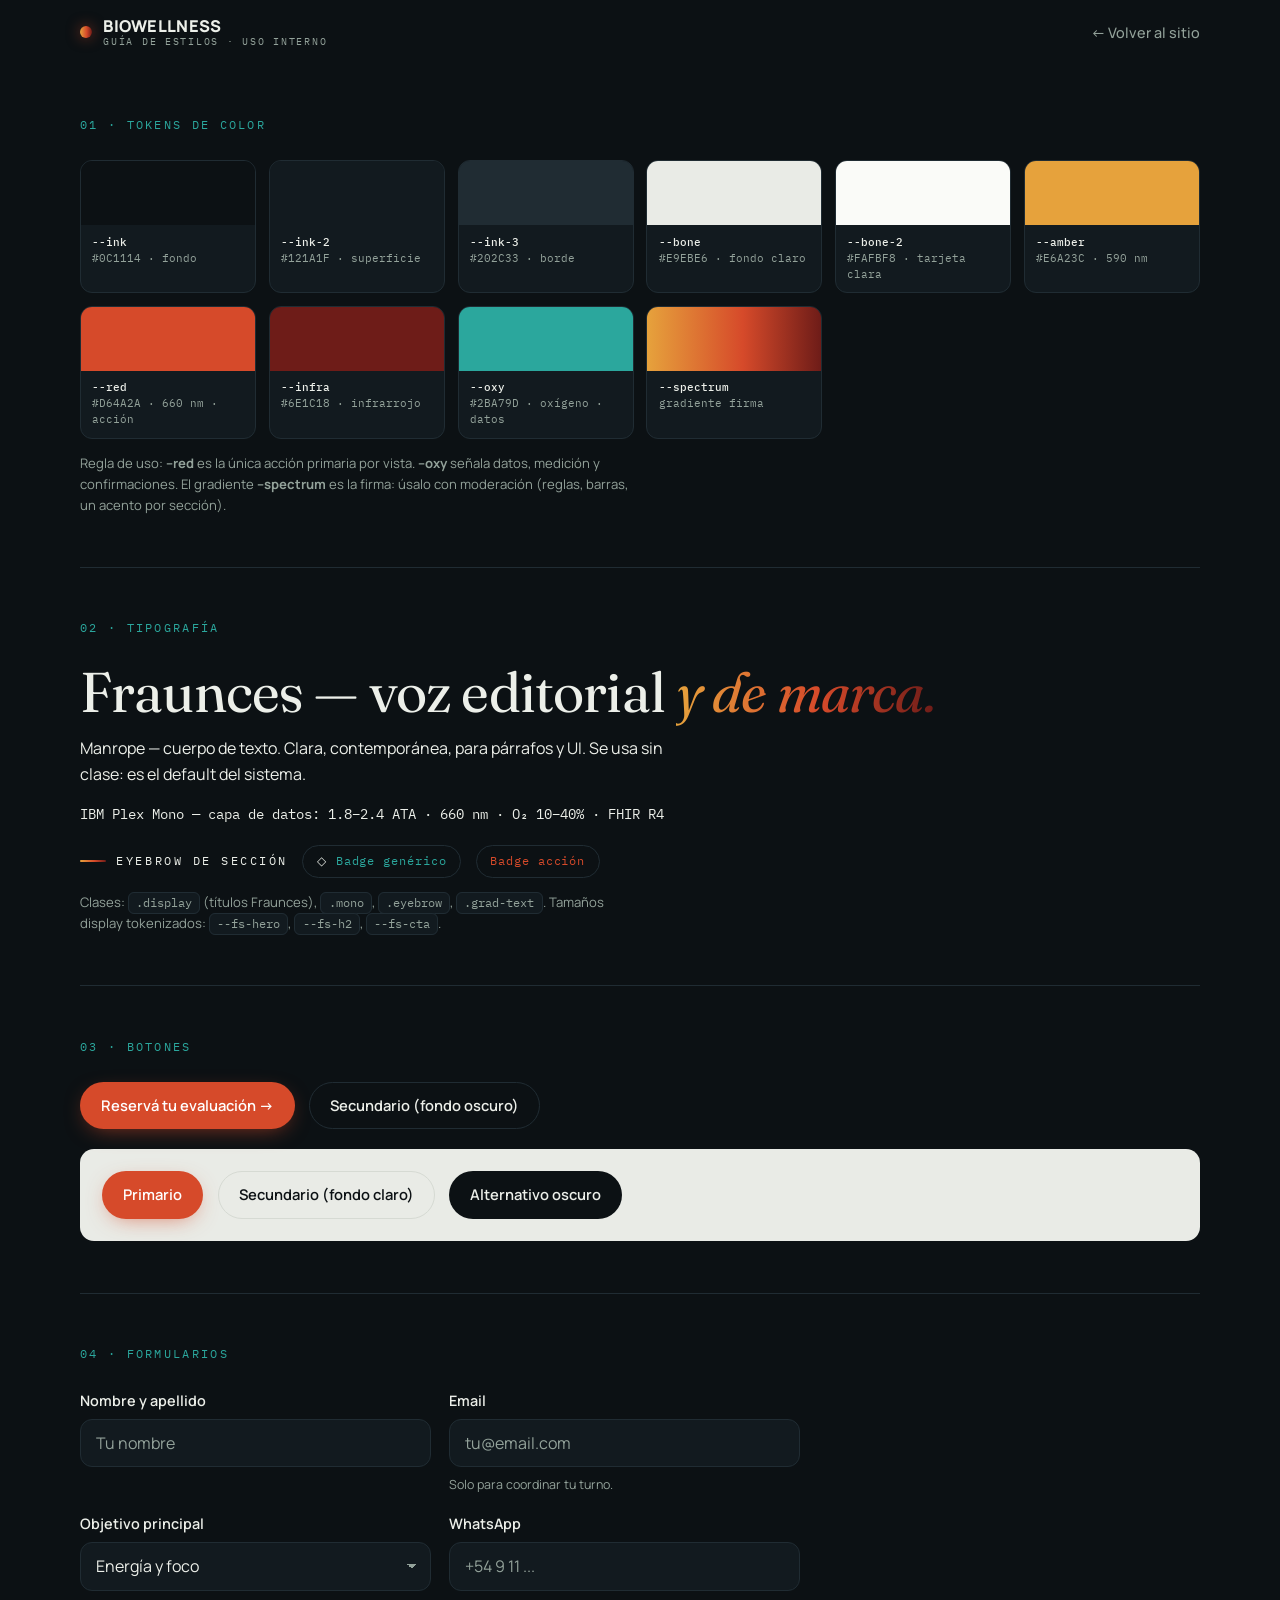
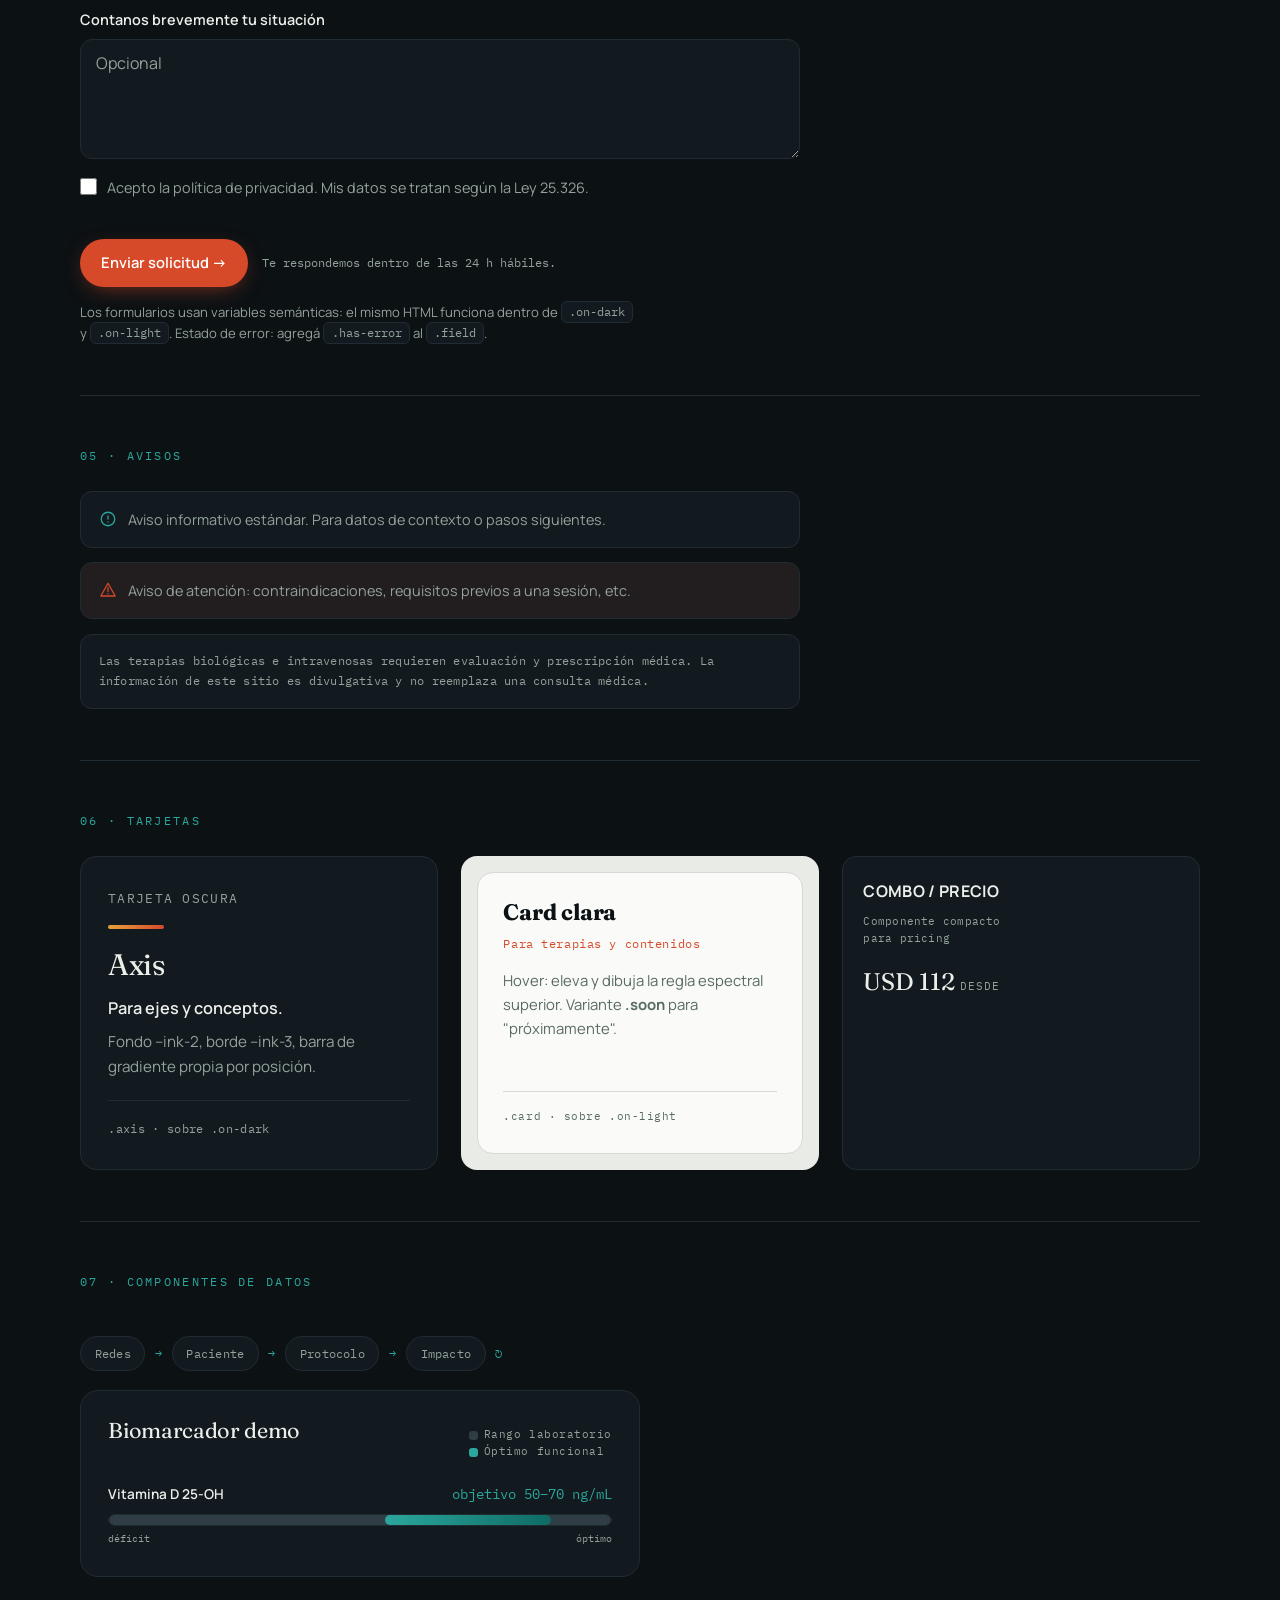
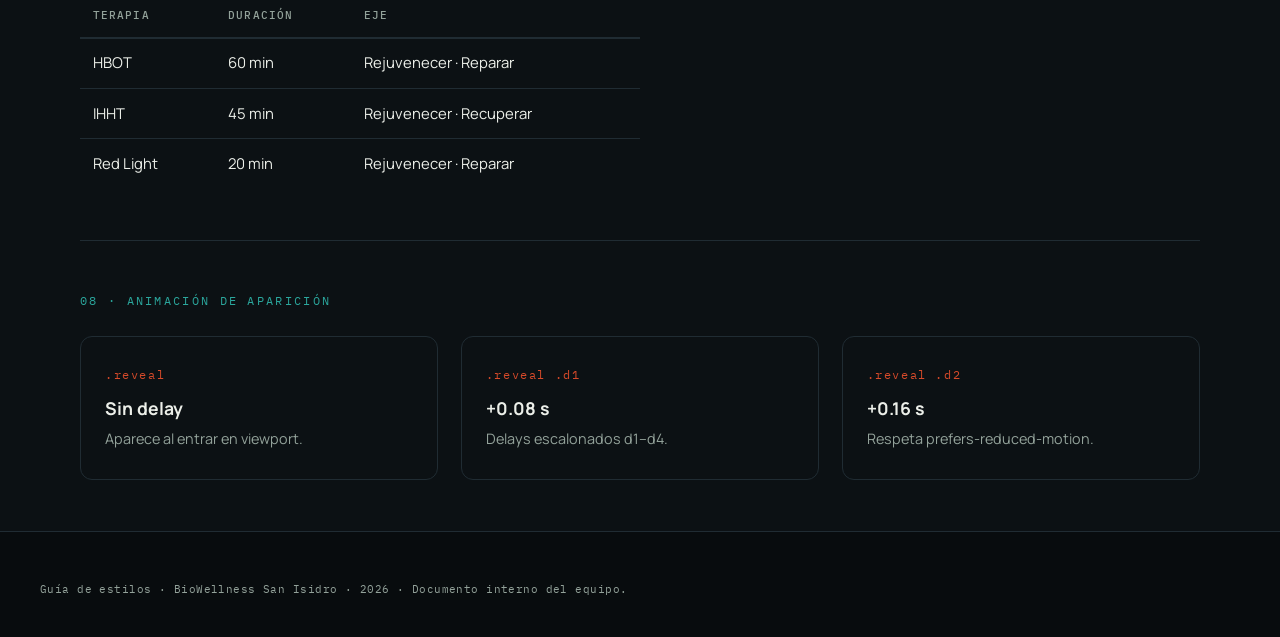
<file: styleguide.html>
<!DOCTYPE html>
<html lang="es">
<head>
<meta charset="UTF-8">
<meta name="viewport" content="width=device-width, initial-scale=1.0">
<title>BioWellness · Guía de estilos</title>
<meta name="robots" content="noindex">
<link rel="preconnect" href="https://fonts.googleapis.com">
<link rel="preconnect" href="https://fonts.gstatic.com" crossorigin>
<link href="https://fonts.googleapis.com/css2?family=Fraunces:ital,opsz,wght@0,9..144,300..600;1,9..144,300..500&family=IBM+Plex+Mono:wght@400;500&family=Manrope:wght@400;500;600;700;800&display=swap" rel="stylesheet">
<link rel="stylesheet" href="css/tokens.css">
<link rel="stylesheet" href="css/base.css">
<link rel="stylesheet" href="css/layout.css">
<link rel="stylesheet" href="css/components.css">
<link rel="stylesheet" href="css/utilities.css">
<style>
  /* Estilos SOLO de esta página. Al no estar en una @layer,
     le ganan al sistema — esa es la convención para overrides. */
  .sg-section{padding-block:3.2rem;border-bottom:1px solid var(--border)}
  .sg-h{font-family:var(--ff-mono);font-size:.72rem;letter-spacing:.2em;text-transform:uppercase;color:var(--oxy);margin-bottom:1.6rem;display:block}
  .swatches{display:grid;grid-template-columns:repeat(auto-fill,minmax(150px,1fr));gap:.8rem}
  .swatch{border:1px solid var(--border);border-radius:12px;overflow:hidden;background:var(--bg-2)}
  .swatch .chip-color{height:64px}
  .swatch .meta{padding:.6rem .7rem;font-family:var(--ff-mono);font-size:.66rem;line-height:1.5;color:var(--tx-mut)}
  .swatch .meta b{display:block;color:var(--tx);font-weight:500}
  .sg-row{display:flex;flex-wrap:wrap;gap:.9rem;align-items:center}
  .sg-demo{margin-top:1.2rem}
  .sg-note{font-size:.82rem;color:var(--tx-mut);margin-top:.9rem;max-width:70ch}
  code.tagline{font-family:var(--ff-mono);font-size:.72rem;background:var(--bg-2);border:1px solid var(--border);border-radius:6px;padding:.15rem .45rem}
</style>
</head>
<body>

<header class="nav scrolled" id="nav">
  <div class="nav-inner">
    <a class="brand" href="index.html">
      <span class="brand-dot"></span>
      <span><b>BIOWELLNESS</b><small>Guía de estilos · uso interno</small></span>
    </a>
    <nav class="nav-links" id="navLinks">
      <a href="index.html">← Volver al sitio</a>
    </nav>
  </div>
</header>

<main class="on-dark">
<div class="wrap">

  <!-- ============ TOKENS ============ -->
  <section class="sg-section">
    <span class="sg-h">01 · Tokens de color</span>
    <div class="swatches">
      <div class="swatch"><div class="chip-color" style="background:var(--ink)"></div><div class="meta"><b>--ink</b>#0C1114 · fondo</div></div>
      <div class="swatch"><div class="chip-color" style="background:var(--ink-2)"></div><div class="meta"><b>--ink-2</b>#121A1F · superficie</div></div>
      <div class="swatch"><div class="chip-color" style="background:var(--ink-3)"></div><div class="meta"><b>--ink-3</b>#202C33 · borde</div></div>
      <div class="swatch"><div class="chip-color" style="background:var(--bone)"></div><div class="meta"><b>--bone</b>#E9EBE6 · fondo claro</div></div>
      <div class="swatch"><div class="chip-color" style="background:var(--bone-2)"></div><div class="meta"><b>--bone-2</b>#FAFBF8 · tarjeta clara</div></div>
      <div class="swatch"><div class="chip-color" style="background:var(--amber)"></div><div class="meta"><b>--amber</b>#E6A23C · 590 nm</div></div>
      <div class="swatch"><div class="chip-color" style="background:var(--red)"></div><div class="meta"><b>--red</b>#D64A2A · 660 nm · acción</div></div>
      <div class="swatch"><div class="chip-color" style="background:var(--infra)"></div><div class="meta"><b>--infra</b>#6E1C18 · infrarrojo</div></div>
      <div class="swatch"><div class="chip-color" style="background:var(--oxy)"></div><div class="meta"><b>--oxy</b>#2BA79D · oxígeno · datos</div></div>
      <div class="swatch"><div class="chip-color" style="background:var(--spectrum)"></div><div class="meta"><b>--spectrum</b>gradiente firma</div></div>
    </div>
    <p class="sg-note">Regla de uso: <b>--red</b> es la única acción primaria por vista. <b>--oxy</b> señala datos, medición y confirmaciones. El gradiente <b>--spectrum</b> es la firma: úsalo con moderación (reglas, barras, un acento por sección).</p>
  </section>

  <!-- ============ TIPOGRAFÍA ============ -->
  <section class="sg-section">
    <span class="sg-h">02 · Tipografía</span>
    <p class="display" style="font-size:var(--fs-h2)">Fraunces — voz editorial <em class="grad-text">y de marca.</em></p>
    <p style="max-width:60ch;margin-top:1rem">Manrope — cuerpo de texto. Clara, contemporánea, para párrafos y UI. Se usa sin clase: es el default del sistema.</p>
    <p class="mono" style="margin-top:1rem;font-size:.85rem">IBM Plex Mono — capa de datos: 1.8–2.4 ATA · 660 nm · O₂ 10–40% · FHIR R4</p>
    <div class="sg-demo sg-row">
      <span class="eyebrow">Eyebrow de sección</span>
      <span class="badge badge--oxy"><b>◇</b> Badge genérico</span>
      <span class="badge badge--red">Badge acción</span>
    </div>
    <p class="sg-note">Clases: <code class="tagline">.display</code> (títulos Fraunces), <code class="tagline">.mono</code>, <code class="tagline">.eyebrow</code>, <code class="tagline">.grad-text</code>. Tamaños display tokenizados: <code class="tagline">--fs-hero</code>, <code class="tagline">--fs-h2</code>, <code class="tagline">--fs-cta</code>.</p>
  </section>

  <!-- ============ BOTONES ============ -->
  <section class="sg-section">
    <span class="sg-h">03 · Botones</span>
    <div class="sg-row">
      <a href="#" class="btn btn-primary">Reservá tu evaluación →</a>
      <a href="#" class="btn btn-ghost">Secundario (fondo oscuro)</a>
    </div>
    <div class="on-light sg-demo" style="padding:1.4rem;border-radius:14px">
      <div class="sg-row">
        <a href="#" class="btn btn-primary">Primario</a>
        <a href="#" class="btn btn-outline-d">Secundario (fondo claro)</a>
        <a href="#" class="btn btn-dark">Alternativo oscuro</a>
      </div>
    </div>
  </section>

  <!-- ============ FORMULARIOS ============ -->
  <section class="sg-section">
    <span class="sg-h">04 · Formularios</span>
    <form class="form-grid" style="max-width:720px" onsubmit="return false">
      <div class="field">
        <label for="sg-nombre">Nombre y apellido</label>
        <input class="input" id="sg-nombre" type="text" placeholder="Tu nombre" autocomplete="name">
      </div>
      <div class="field">
        <label for="sg-email">Email</label>
        <input class="input" id="sg-email" type="email" placeholder="tu@email.com" autocomplete="email">
        <span class="hint">Solo para coordinar tu turno.</span>
      </div>
      <div class="field">
        <label for="sg-objetivo">Objetivo principal</label>
        <select class="input" id="sg-objetivo">
          <option>Energía y foco</option>
          <option>Recuperación deportiva</option>
          <option>Longevidad</option>
        </select>
      </div>
      <div class="field">
        <label for="sg-tel">WhatsApp</label>
        <input class="input" id="sg-tel" type="tel" placeholder="+54 9 11 ..." autocomplete="tel">
      </div>
      <div class="field full">
        <label for="sg-msg">Contanos brevemente tu situación</label>
        <textarea class="input" id="sg-msg" placeholder="Opcional"></textarea>
      </div>
      <label class="check full">
        <input type="checkbox">
        <span>Acepto la política de privacidad. Mis datos se tratan según la Ley 25.326.</span>
      </label>
      <div class="form-actions full">
        <button class="btn btn-primary" type="submit">Enviar solicitud →</button>
        <span class="tx-mut mono" style="font-size:.72rem">Te respondemos dentro de las 24 h hábiles.</span>
      </div>
    </form>
    <p class="sg-note">Los formularios usan variables semánticas: el mismo HTML funciona dentro de <code class="tagline">.on-dark</code> y <code class="tagline">.on-light</code>. Estado de error: agregá <code class="tagline">.has-error</code> al <code class="tagline">.field</code>.</p>
  </section>

  <!-- ============ AVISOS ============ -->
  <section class="sg-section">
    <span class="sg-h">05 · Avisos</span>
    <div class="flow" style="--flow:.9rem;max-width:720px">
      <div class="notice">
        <svg width="18" height="18" viewBox="0 0 24 24" fill="none" stroke="currentColor" stroke-width="1.7"><circle cx="12" cy="12" r="9"/><path d="M12 8v4m0 4h.01" stroke-linecap="round"/></svg>
        <span>Aviso informativo estándar. Para datos de contexto o pasos siguientes.</span>
      </div>
      <div class="notice notice--warn">
        <svg width="18" height="18" viewBox="0 0 24 24" fill="none" stroke="currentColor" stroke-width="1.7"><path d="M12 3 2.5 20h19L12 3Z" stroke-linejoin="round"/><path d="M12 9v5m0 3h.01" stroke-linecap="round"/></svg>
        <span>Aviso de atención: contraindicaciones, requisitos previos a una sesión, etc.</span>
      </div>
      <div class="notice notice--medical">
        Las terapias biológicas e intravenosas requieren evaluación y prescripción médica. La información de este sitio es divulgativa y no reemplaza una consulta médica.
      </div>
    </div>
  </section>

  <!-- ============ TARJETAS ============ -->
  <section class="sg-section">
    <span class="sg-h">06 · Tarjetas</span>
    <div class="grid-3">
      <article class="axis">
        <div class="idx">TARJETA OSCURA</div>
        <div class="bar"></div>
        <h3 class="display">Axis</h3>
        <p class="claim">Para ejes y conceptos.</p>
        <p>Fondo --ink-2, borde --ink-3, barra de gradiente propia por posición.</p>
        <div class="tags">.axis · sobre .on-dark</div>
      </article>
      <div class="on-light" style="border-radius:16px;padding:1rem">
        <article class="card" style="height:100%">
          <h3 class="t-name">Card clara</h3>
          <div class="t-spec">Para terapias y contenidos</div>
          <p>Hover: eleva y dibuja la regla espectral superior. Variante <b>.soon</b> para "próximamente".</p>
          <div class="t-tag">.card · sobre .on-light</div>
        </article>
      </div>
      <div class="combo">
        <div class="cname">COMBO / PRECIO</div>
        <div class="cparts">Componente compacto<br>para pricing</div>
        <div class="cprice">USD 112 <small>DESDE</small></div>
      </div>
    </div>
  </section>

  <!-- ============ DATOS ============ -->
  <section class="sg-section">
    <span class="sg-h">07 · Componentes de datos</span>
    <div class="journey" aria-label="Recorrido del dato">
      <span class="jstep">Redes</span><span class="jar">→</span>
      <span class="jstep">Paciente</span><span class="jar">→</span>
      <span class="jstep">Protocolo</span><span class="jar">→</span>
      <span class="jstep">Impacto</span><span class="jar">↻</span>
    </div>

    <div class="ranges sg-demo" style="max-width:560px">
      <div class="rh">
        <h4 class="display">Biomarcador demo</h4>
        <div class="legend">
          <span><i class="l-conv"></i>Rango laboratorio</span><br>
          <span><i class="l-opt"></i>Óptimo funcional</span>
        </div>
      </div>
      <div class="biomarker" data-conv="0;100" data-opt="55;88">
        <div class="bm-top"><span class="name">Vitamina D 25-OH</span><span class="val">objetivo 50–70 ng/mL</span></div>
        <div class="track"><span class="conv"></span><span class="opt"></span></div>
        <div class="scale"><span>déficit</span><span>óptimo</span></div>
      </div>
    </div>

    <table class="table sg-demo" style="max-width:560px">
      <thead><tr><th>Terapia</th><th>Duración</th><th>Eje</th></tr></thead>
      <tbody>
        <tr><td>HBOT</td><td>60 min</td><td>Rejuvenecer · Reparar</td></tr>
        <tr><td>IHHT</td><td>45 min</td><td>Rejuvenecer · Recuperar</td></tr>
        <tr><td>Red Light</td><td>20 min</td><td>Rejuvenecer · Reparar</td></tr>
      </tbody>
    </table>
  </section>

  <!-- ============ ANIMACIÓN ============ -->
  <section class="sg-section" style="border-bottom:0">
    <span class="sg-h">08 · Animación de aparición</span>
    <div class="grid-3">
      <div class="vp reveal" style="border:1px solid var(--border);border-radius:12px"><div class="vp-k">.reveal</div><h3>Sin delay</h3><p>Aparece al entrar en viewport.</p></div>
      <div class="vp reveal d1" style="border:1px solid var(--border);border-radius:12px"><div class="vp-k">.reveal .d1</div><h3>+0.08 s</h3><p>Delays escalonados d1–d4.</p></div>
      <div class="vp reveal d2" style="border:1px solid var(--border);border-radius:12px"><div class="vp-k">.reveal .d2</div><h3>+0.16 s</h3><p>Respeta prefers-reduced-motion.</p></div>
    </div>
  </section>

</div>
</main>

<footer class="foot">
  <div class="foot-inner">
    <p class="foot-legal" style="margin-top:0;border-top:0;padding-top:0">Guía de estilos · BioWellness San Isidro · <span data-year></span> · Documento interno del equipo.</p>
  </div>
</footer>

<script src="js/main.js" defer></script>
</body>
</html>
</file>
<file: css/tokens.css>
/* ============================================================
   BIOWELLNESS · DESIGN TOKENS
   ------------------------------------------------------------
   Fuente de verdad de la identidad visual. Editá acá y todo
   el sitio se actualiza. Este archivo se carga PRIMERO.
   ============================================================ */

/* Orden del cascade (CSS Layers).
   Regla práctica: cualquier CSS que escribas SIN capa
   (por ejemplo, estilos propios de una página) le gana
   a todas estas capas. */
@layer reset, base, layout, components, utilities;

:root{
  /* ---------- Superficies ---------- */
  --ink:   #0C1114;   /* fondo profundo (cámara / oxígeno disuelto) */
  --ink-2: #121A1F;   /* superficie elevada sobre oscuro */
  --ink-3: #202C33;   /* bordes sobre oscuro */
  --bone:   #E9EBE6;  /* fondo claro mineral */
  --bone-2: #FAFBF8;  /* tarjetas sobre claro */
  --stone:  #D6DAD3;  /* bordes sobre claro */

  /* ---------- Texto ---------- */
  --tx-d:     #0C1114;
  --tx-d-mut: #586A63;
  --tx-l:     #ECEFE9;
  --tx-l-mut: #93A29A;

  /* ---------- Espectro terapéutico (firma de marca) ---------- */
  --amber: #E6A23C;   /* 590 nm */
  --red:   #D64A2A;   /* 660 nm */
  --infra: #6E1C18;   /* infrarrojo cercano */

  /* ---------- Oxígeno (contrapunto) ---------- */
  --oxy:      #2BA79D;
  --oxy-deep: #0F6A64;

  /* ---------- Gradientes ---------- */
  --spectrum:   linear-gradient(90deg,  var(--amber) 0%, var(--red) 55%, var(--infra) 100%);
  --spectrum-v: linear-gradient(180deg, var(--amber) 0%, var(--red) 55%, var(--infra) 100%);

  /* ---------- Tipografía ---------- */
  --ff-display: "Fraunces", Georgia, "Times New Roman", serif;
  --ff-body:    "Manrope", system-ui, -apple-system, "Segoe UI", Roboto, sans-serif;
  --ff-mono:    "IBM Plex Mono", ui-monospace, "SF Mono", Menlo, monospace;

  /* Escala de display (usada por hero y títulos de sección) */
  --fs-hero: clamp(2.9rem, 7.4vw, 6.1rem);
  --fs-h2:   clamp(2rem,   4.6vw, 3.5rem);
  --fs-cta:  clamp(2.2rem, 5vw,   4rem);

  /* ---------- Layout ---------- */
  --maxw: 1200px;
  --pad:  clamp(1.25rem, 5vw, 2.5rem);

  /* ---------- Espaciado (para componentes nuevos) ---------- */
  --space-2xs: .25rem;
  --space-xs:  .5rem;
  --space-sm:  .75rem;
  --space-md:  1rem;
  --space-lg:  1.5rem;
  --space-xl:  2rem;
  --space-2xl: 3rem;
  --space-3xl: 4rem;

  /* ---------- Radios ---------- */
  --r-sm:   11px;
  --r-md:   14px;
  --r-lg:   16px;
  --r-xl:   18px;
  --r-pill: 999px;

  /* ---------- Sombra ---------- */
  --shadow-card: 0 22px 40px -26px rgba(12,17,20,.4);
  --shadow-btn:  0 6px 22px -8px rgba(214,74,42,.7);

  /* ---------- Motion ---------- */
  --ease: cubic-bezier(.22,.61,.36,1);
  --t-fast: .25s;
  --t-med:  .4s;

  /* ---------- Contexto semántico (default: oscuro) ----------
     Los componentes genéricos (formularios, notices, tablas)
     leen estas variables; .on-dark / .on-light las redefinen. */
  --bg:     var(--ink);
  --bg-2:   var(--ink-2);
  --border: var(--ink-3);
  --tx:     var(--tx-l);
  --tx-mut: var(--tx-l-mut);
}
</file>
<file: css/base.css>
/* ============================================================
   BIOWELLNESS · BASE
   Reset + defaults de documento. No hay decisiones de marca
   acá salvo tipografía y color base del body.
   ============================================================ */

@layer reset{
  *{box-sizing:border-box;margin:0;padding:0}
  img,svg,video{max-width:100%;display:block}
  input,button,select,textarea{font:inherit;color:inherit}
  button{background:none;border:0;cursor:pointer}
}

@layer base{
  html{scroll-behavior:smooth}

  body{
    font-family:var(--ff-body);
    background:var(--ink);
    color:var(--tx-l);
    line-height:1.6;
    -webkit-font-smoothing:antialiased;
    overflow-x:hidden;
  }

  a{color:inherit;text-decoration:none}

  ::selection{background:var(--red);color:#fff}

  /* Foco visible para navegación por teclado (a11y) */
  :focus-visible{
    outline:2px solid var(--oxy);
    outline-offset:3px;
    border-radius:2px;
  }

  /* Los títulos heredan el peso del contexto; la voz editorial
     se aplica con la clase .display (ver utilities.css). */
  h1,h2,h3,h4,h5,h6{line-height:1.15;font-weight:700}

  strong,b{font-weight:700}
}
</file>
<file: css/layout.css>
/* ============================================================
   BIOWELLNESS · LAYOUT
   Contenedores, ritmo vertical y contextos de color.
   ============================================================ */

@layer layout{
  .wrap{max-width:var(--maxw);margin-inline:auto;padding-inline:var(--pad)}

  .section{padding-block:clamp(4.5rem,10vw,8rem)}

  /* ----- Contextos de color -----
     Además del fondo/color, redefinen las variables semánticas
     (--bg, --bg-2, --border, --tx, --tx-mut) que usan los
     componentes genéricos: formularios, notices, tablas, badges. */
  .on-dark{
    background:var(--ink);color:var(--tx-l);
    --bg:var(--ink);--bg-2:var(--ink-2);--border:var(--ink-3);
    --tx:var(--tx-l);--tx-mut:var(--tx-l-mut);
  }
  .on-light{
    background:var(--bone);color:var(--tx-d);
    --bg:var(--bone);--bg-2:var(--bone-2);--border:var(--stone);
    --tx:var(--tx-d);--tx-mut:var(--tx-d-mut);
  }

  .spectrum-rule{height:3px;background:var(--spectrum);border:0;width:100%}

  /* ----- Grillas de apoyo para páginas nuevas ----- */
  .grid-2{display:grid;grid-template-columns:repeat(2,1fr);gap:1.4rem}
  .grid-3{display:grid;grid-template-columns:repeat(3,1fr);gap:1.4rem}
  .grid-4{display:grid;grid-template-columns:repeat(4,1fr);gap:1.4rem}

  /* Ritmo vertical automático entre hijos */
  .flow > * + *{margin-top:var(--flow,1rem)}

  @media (max-width:960px){
    .grid-3,.grid-4{grid-template-columns:repeat(2,1fr)}
  }
  @media (max-width:640px){
    .grid-2,.grid-3,.grid-4{grid-template-columns:1fr}
  }
}
</file>
<file: css/components.css>
/* ============================================================
   BIOWELLNESS · COMPONENTS
   Catálogo de componentes. Cada bloque es independiente:
   copiá el HTML de styleguide.html y funciona.
   ============================================================ */

@layer components{

/* ---------------- Botones ---------------- */
.btn{
  display:inline-flex;align-items:center;gap:.55rem;
  font-family:var(--ff-body);font-weight:600;font-size:.92rem;
  padding:.7rem 1.25rem;border-radius:var(--r-pill);cursor:pointer;border:1px solid transparent;
  transition:transform var(--t-fast) var(--ease),box-shadow .3s var(--ease),background var(--t-fast),color var(--t-fast),border-color var(--t-fast);
}
.btn-primary{background:var(--red);color:#fff;box-shadow:var(--shadow-btn)}
.btn-primary:hover{transform:translateY(-2px);box-shadow:0 12px 30px -8px rgba(214,74,42,.8)}
.btn-ghost{border-color:var(--ink-3);color:var(--tx-l)}
.btn-ghost:hover{border-color:var(--tx-l-mut);transform:translateY(-2px)}
.btn-dark{background:var(--ink);color:var(--tx-l)}
.btn-dark:hover{transform:translateY(-2px);box-shadow:0 12px 30px -12px rgba(12,17,20,.55)}
.btn-outline-d{border-color:var(--stone);color:var(--tx-d)}
.btn-outline-d:hover{border-color:var(--tx-d);transform:translateY(-2px)}

/* ---------------- Badge (genérico) ---------------- */
.badge{
  display:inline-flex;align-items:center;gap:.55rem;
  font-family:var(--ff-mono);font-size:.72rem;letter-spacing:.08em;
  color:var(--tx-mut);border:1px solid var(--border);
  border-radius:var(--r-pill);padding:.4rem .85rem;
}
.badge--oxy{color:var(--oxy)}
.badge--red{color:var(--red)}
.badge b{color:var(--tx);font-weight:500}

/* ---------------- NAV ---------------- */
header.nav{
  position:sticky;top:0;z-index:60;
  backdrop-filter:blur(0px);
  transition:background var(--t-med) var(--ease),backdrop-filter var(--t-med) var(--ease),border-color var(--t-med) var(--ease);
  border-bottom:1px solid transparent;
}
header.nav.scrolled{
  background:rgba(12,17,20,.82);
  backdrop-filter:blur(14px) saturate(120%);
  border-bottom:1px solid var(--ink-3);
}
.nav-inner{
  max-width:var(--maxw);margin-inline:auto;padding:1.1rem var(--pad);
  display:flex;align-items:center;justify-content:space-between;gap:1rem;
}
.brand{display:flex;align-items:center;gap:.7rem;line-height:1}
.brand-dot{width:12px;height:12px;border-radius:50%;background:var(--spectrum);flex:none;box-shadow:0 0 14px rgba(214,74,42,.55)}
.brand b{font-weight:800;letter-spacing:.02em;font-size:1.02rem}
.brand small{display:block;font-family:var(--ff-mono);font-size:.6rem;letter-spacing:.18em;color:var(--tx-l-mut);text-transform:uppercase;margin-top:3px}
.nav-links{display:flex;align-items:center;gap:1.7rem}
.nav-links a{font-size:.9rem;font-weight:500;color:var(--tx-l-mut);transition:color var(--t-fast)}
.nav-links a:hover{color:var(--tx-l)}
.nav-toggle{display:none;background:none;border:0;cursor:pointer;padding:.4rem;color:var(--tx-l)}
.nav-toggle span{display:block;width:24px;height:2px;background:currentColor;margin:5px 0;transition:.3s var(--ease);border-radius:2px}

/* ---------------- HERO ---------------- */
.hero{position:relative;overflow:hidden;isolation:isolate}
.hero .aurora{
  position:absolute;inset:-20% -10% auto -10%;height:130%;z-index:-1;
  background:
    radial-gradient(60% 55% at 78% 18%,rgba(230,162,60,.20),transparent 60%),
    radial-gradient(55% 50% at 88% 42%,rgba(214,74,42,.24),transparent 62%),
    radial-gradient(65% 60% at 12% 88%,rgba(43,167,157,.16),transparent 60%);
  filter:blur(6px);
  animation:drift 22s var(--ease) infinite alternate;
}
@keyframes drift{
  0%{transform:translate3d(0,0,0) scale(1)}
  100%{transform:translate3d(-2%,2%,0) scale(1.06)}
}
.hero .grid-fade{
  position:absolute;inset:0;z-index:-1;opacity:.5;
  background-image:linear-gradient(rgba(255,255,255,.028) 1px,transparent 1px),
                   linear-gradient(90deg,rgba(255,255,255,.028) 1px,transparent 1px);
  background-size:64px 64px;
  -webkit-mask-image:radial-gradient(120% 90% at 50% 0%,#000 30%,transparent 78%);
          mask-image:radial-gradient(120% 90% at 50% 0%,#000 30%,transparent 78%);
}
.hero-inner{padding-block:clamp(4rem,11vw,8.5rem) clamp(3rem,7vw,5rem)}
.hero h1{font-size:var(--fs-hero);max-width:16ch;margin-top:1.6rem}
.hero h1 em{font-style:italic;font-weight:300}
.hero p.lead{
  max-width:56ch;margin-top:1.8rem;
  font-size:clamp(1.05rem,1.6vw,1.28rem);
  color:var(--tx-l-mut);font-weight:400;
}
.hero-cta{display:flex;flex-wrap:wrap;gap:.9rem;margin-top:2.4rem}
.data-ribbon{
  display:flex;flex-wrap:wrap;gap:1.4rem;margin-top:3.4rem;
  padding-top:1.6rem;border-top:1px solid var(--ink-3);
  font-family:var(--ff-mono);font-size:.76rem;color:var(--tx-l-mut);letter-spacing:.04em;
}
.data-ribbon span{display:inline-flex;align-items:center;gap:.5rem}
.data-ribbon span::before{content:"";width:6px;height:6px;border-radius:50%;background:var(--oxy)}
.data-ribbon span:nth-child(1)::before{background:var(--amber)}
.data-ribbon span:nth-child(2)::before{background:var(--red)}
.data-ribbon span:nth-child(3)::before{background:var(--oxy)}

/* ---------------- Encabezados de sección ---------------- */
.sec-head{max-width:64ch}
.sec-head h2{font-size:var(--fs-h2);margin-top:1.1rem}
.sec-head p{margin-top:1.1rem;font-size:1.08rem;max-width:58ch}
.on-light .sec-head p{color:var(--tx-d-mut)}
.on-dark .sec-head p{color:var(--tx-l-mut)}

/* ---------------- Propuesta de valor ---------------- */
.vp-band{padding-block:clamp(3.5rem,7vw,5.5rem);border-top:1px solid var(--ink-3)}
.vp-grid{display:grid;grid-template-columns:repeat(4,1fr);gap:1px;background:var(--ink-3);border:1px solid var(--ink-3);border-radius:var(--r-lg);overflow:hidden;margin-top:2.6rem}
.vp{background:var(--ink);padding:1.8rem 1.5rem;transition:background .35s var(--ease)}
.vp:hover{background:var(--ink-2)}
.vp .vp-k{font-family:var(--ff-mono);font-size:.72rem;letter-spacing:.14em;color:var(--red)}
.vp h3{font-size:1.1rem;font-weight:700;margin:.85rem 0 .5rem;line-height:1.2}
.vp p{font-size:.9rem;color:var(--tx-l-mut)}

/* ---------------- Manifiesto (pilares + hormesis) ---------------- */
.manifesto{display:grid;grid-template-columns:1.05fr .95fr;gap:clamp(2rem,5vw,4.5rem);align-items:start;margin-top:3.5rem}
.pillars{display:grid;grid-template-columns:1fr 1fr;gap:1px;background:var(--stone);border:1px solid var(--stone);border-radius:var(--r-lg);overflow:hidden}
.pillar{background:var(--bone-2);padding:1.5rem 1.4rem}
.pillar .n{font-family:var(--ff-mono);font-size:.72rem;letter-spacing:.12em;color:var(--red)}
.pillar h4{font-size:1.05rem;margin:.5rem 0 .35rem;font-weight:700}
.pillar p{font-size:.9rem;color:var(--tx-d-mut)}
.hormesis{
  background:var(--ink);color:var(--tx-l);border-radius:var(--r-lg);padding:2rem 1.8rem;
  position:relative;overflow:hidden;
}
.hormesis::before{content:"";position:absolute;inset:0 auto 0 0;width:4px;background:var(--spectrum-v)}
.hormesis .eyebrow{color:var(--tx-l)}
.hormesis h3{font-family:var(--ff-display);font-size:1.7rem;margin:1rem 0 .8rem;line-height:1.1}
.hormesis p{color:var(--tx-l-mut);font-size:.98rem}
.hormesis .chips{display:flex;flex-wrap:wrap;gap:.5rem;margin-top:1.3rem}
.hormesis .chips span{font-family:var(--ff-mono);font-size:.68rem;letter-spacing:.08em;padding:.35rem .7rem;border:1px solid var(--ink-3);border-radius:var(--r-pill);color:var(--tx-l-mut)}

/* ---------------- Audiencias ---------------- */
.audiences{display:grid;grid-template-columns:repeat(3,1fr);gap:1.4rem;margin-top:3.5rem}
.aud-card{background:var(--bone-2);border:1px solid var(--stone);border-radius:var(--r-lg);padding:1.9rem 1.7rem;display:flex;flex-direction:column;transition:transform var(--t-med) var(--ease),box-shadow var(--t-med) var(--ease)}
.aud-card:hover{transform:translateY(-6px);box-shadow:var(--shadow-card)}
.aud-card .for{font-family:var(--ff-mono);font-size:.72rem;letter-spacing:.05em;color:var(--red);margin-bottom:.9rem}
.aud-card h3{font-family:var(--ff-display);font-size:1.6rem;line-height:1.06}
.aud-card p{font-size:.95rem;color:var(--tx-d-mut);margin-top:.7rem;flex:1}
.aud-card .goal{margin-top:1.3rem;padding-top:1.1rem;border-top:1px solid var(--stone);font-size:.9rem;font-weight:700}
.aud-card .goal span{font-family:var(--ff-mono);font-weight:400;font-size:.72rem;color:var(--tx-d-mut);display:block;margin-top:.25rem;letter-spacing:.03em}

/* ---------------- Ejes ---------------- */
.axes{display:grid;grid-template-columns:repeat(3,1fr);gap:1.5rem;margin-top:3.5rem}
.axis{
  position:relative;padding:2rem 1.7rem 1.9rem;border-radius:var(--r-lg);
  background:var(--ink-2);border:1px solid var(--ink-3);
  transition:transform var(--t-med) var(--ease),border-color var(--t-med) var(--ease);
}
.axis:hover{transform:translateY(-6px);border-color:#37474f}
.axis .idx{font-family:var(--ff-mono);font-size:.8rem;letter-spacing:.1em;color:var(--tx-l-mut)}
.axis .bar{height:4px;width:56px;border-radius:4px;margin:1rem 0 1.3rem}
.axis:nth-child(1) .bar{background:linear-gradient(90deg,var(--amber),var(--red))}
.axis:nth-child(2) .bar{background:linear-gradient(90deg,var(--red),var(--oxy))}
.axis:nth-child(3) .bar{background:linear-gradient(90deg,var(--oxy),var(--oxy-deep))}
.axis h3{font-family:var(--ff-display);font-size:1.85rem;line-height:1.05}
.axis .claim{color:var(--tx-l);font-weight:600;margin:.9rem 0 .6rem;font-size:1.02rem}
.axis p{color:var(--tx-l-mut);font-size:.95rem}
.axis .tags{margin-top:1.3rem;padding-top:1.2rem;border-top:1px solid var(--ink-3);font-family:var(--ff-mono);font-size:.72rem;color:var(--tx-l-mut);letter-spacing:.03em}

/* ---------------- Banda de imágenes ---------------- */
.gallery{display:grid;grid-template-columns:repeat(3,1fr);gap:1rem;margin-top:3rem}
.img-slot{
  position:relative;aspect-ratio:4/5;border-radius:var(--r-md);overflow:hidden;
  background:
    radial-gradient(120% 90% at 20% 10%,rgba(230,162,60,.14),transparent 55%),
    radial-gradient(120% 100% at 90% 90%,rgba(43,167,157,.14),transparent 55%),
    var(--ink-2);
  border:1px solid var(--ink-3);
  display:flex;flex-direction:column;justify-content:flex-end;padding:1.2rem;
}
.img-slot .tag-img{font-family:var(--ff-mono);font-size:.62rem;letter-spacing:.16em;color:var(--tx-l-mut);text-transform:uppercase}
.img-slot .cap{font-weight:600;margin-top:.35rem;font-size:1rem}
.img-slot .frame-mark{position:absolute;top:1rem;left:1rem;font-family:var(--ff-mono);font-size:.6rem;letter-spacing:.1em;color:var(--tx-l-mut);border:1px solid var(--ink-3);border-radius:6px;padding:.2rem .45rem}
/* Cuando haya foto real: <img class="img-cover" src="..."> dentro de .img-slot */
.img-slot .img-cover{position:absolute;inset:0;width:100%;height:100%;object-fit:cover}

/* ---------------- Tarjetas de terapias ---------------- */
.therapies{display:grid;grid-template-columns:repeat(3,1fr);gap:1.4rem;margin-top:3.5rem}
.card{
  background:var(--bone-2);border:1px solid var(--stone);border-radius:var(--r-lg);
  padding:1.7rem 1.6rem;display:flex;flex-direction:column;
  position:relative;overflow:hidden;
  transition:transform var(--t-med) var(--ease),box-shadow var(--t-med) var(--ease);
}
.card::before{content:"";position:absolute;top:0;left:0;right:0;height:3px;background:var(--spectrum);transform:scaleX(0);transform-origin:left;transition:transform .5s var(--ease)}
.card:hover{transform:translateY(-6px);box-shadow:var(--shadow-card)}
.card:hover::before{transform:scaleX(1)}
.card .t-name{font-family:var(--ff-display);font-size:1.4rem;line-height:1.08;letter-spacing:-.01em}
.card .t-spec{font-family:var(--ff-mono);font-size:.72rem;letter-spacing:.05em;color:var(--red);margin:.65rem 0 1rem}
.card p{font-size:.93rem;color:var(--tx-d-mut);flex:1}
.card .t-tag{margin-top:1.2rem;padding-top:1rem;border-top:1px solid var(--stone);font-family:var(--ff-mono);font-size:.68rem;letter-spacing:.05em;color:var(--tx-d-mut)}
.card.soon{background:linear-gradient(180deg,var(--bone-2),#f3efe6)}
.card.soon .t-spec{color:var(--oxy-deep)}

/* ---------------- Tecnología / datos ---------------- */
.tech{display:grid;grid-template-columns:1fr 1fr;gap:clamp(2rem,5vw,4.5rem);align-items:center;margin-top:3.5rem}
.tech-list{display:flex;flex-direction:column;gap:1.3rem}
.tech-item{display:grid;grid-template-columns:auto 1fr;gap:1.1rem;align-items:start}
.tech-item .ic{width:42px;height:42px;border-radius:var(--r-sm);flex:none;display:grid;place-items:center;background:var(--ink-2);border:1px solid var(--ink-3);color:var(--oxy)}
.tech-item h4{font-size:1.05rem;font-weight:700}
.tech-item p{font-size:.94rem;color:var(--tx-l-mut);margin-top:.2rem}
.fhir-badge{display:inline-flex;align-items:center;gap:.55rem;font-family:var(--ff-mono);font-size:.72rem;letter-spacing:.08em;color:var(--oxy);border:1px solid var(--ink-3);border-radius:var(--r-pill);padding:.4rem .85rem;margin-bottom:1.4rem}
.fhir-badge b{color:var(--tx-l);font-weight:500}

/* Recorrido del dato (stepper) */
.journey{display:flex;flex-wrap:wrap;gap:.5rem;margin-top:2.8rem;align-items:center;font-family:var(--ff-mono);font-size:.72rem;color:var(--tx-l-mut);letter-spacing:.02em}
.journey .jstep{background:var(--ink-2);border:1px solid var(--ink-3);border-radius:var(--r-pill);padding:.45rem .85rem}
.journey .jar{color:var(--oxy);padding:0 .1rem}

/* Panel de biomarcadores */
.ranges{background:var(--ink-2);border:1px solid var(--ink-3);border-radius:var(--r-xl);padding:1.8rem 1.7rem}
.ranges .rh{display:flex;justify-content:space-between;align-items:baseline;margin-bottom:1.5rem}
.ranges .rh h4{font-family:var(--ff-display);font-size:1.35rem}
.ranges .rh .legend{font-family:var(--ff-mono);font-size:.66rem;color:var(--tx-l-mut);letter-spacing:.05em}
.ranges .rh .legend i{display:inline-block;width:9px;height:9px;border-radius:3px;margin-right:.35rem;vertical-align:middle}
.ranges .rh .legend .l-conv{background:#2f3d44}
.ranges .rh .legend .l-opt{background:var(--oxy)}
.biomarker{margin-bottom:1.35rem}
.biomarker:last-child{margin-bottom:0}
.biomarker .bm-top{display:flex;justify-content:space-between;font-size:.85rem;margin-bottom:.5rem}
.biomarker .bm-top .name{font-weight:600}
.biomarker .bm-top .val{font-family:var(--ff-mono);color:var(--oxy)}
.track{position:relative;height:12px;border-radius:8px;background:#0a0f12;overflow:hidden;border:1px solid var(--ink-3)}
.track .conv{position:absolute;top:0;bottom:0;background:#2f3d44;border-radius:8px}
.track .opt{position:absolute;top:0;bottom:0;background:linear-gradient(90deg,var(--oxy),var(--oxy-deep));border-radius:8px;width:0;transition:width 1.1s var(--ease)}
.biomarker .scale{display:flex;justify-content:space-between;font-family:var(--ff-mono);font-size:.62rem;color:var(--tx-l-mut);margin-top:.35rem}

/* ---------------- Proceso (pasos editoriales) ---------------- */
.steps{margin-top:3.5rem;border-top:1px solid var(--stone)}
.step{
  display:grid;grid-template-columns:auto 1fr auto;gap:1.6rem;align-items:baseline;
  padding:1.7rem 0;border-bottom:1px solid var(--stone);
  transition:padding-left var(--t-med) var(--ease);
}
.step:hover{padding-left:.6rem}
.step .s-num{font-family:var(--ff-mono);font-size:.85rem;color:var(--red);letter-spacing:.05em}
.step .s-title{font-family:var(--ff-display);font-size:clamp(1.5rem,3vw,2.1rem);line-height:1.05}
.step .s-desc{max-width:44ch;color:var(--tx-d-mut);font-size:.96rem;justify-self:start}
.loop-note{margin-top:1.6rem;font-family:var(--ff-mono);font-size:.75rem;letter-spacing:.06em;color:var(--tx-d-mut);display:inline-flex;align-items:center;gap:.6rem}
.loop-note::before{content:"↻";color:var(--oxy-deep);font-size:1.1rem}

/* ---------------- Combos / membresías / fundadores ---------------- */
.combos{display:grid;grid-template-columns:repeat(4,1fr);gap:1rem;margin-top:3.5rem}
.combo{background:var(--ink-2);border:1px solid var(--ink-3);border-radius:var(--r-md);padding:1.4rem 1.3rem;transition:transform .35s var(--ease),border-color .35s}
.combo:hover{transform:translateY(-5px);border-color:#37474f}
.combo .cname{font-weight:700;letter-spacing:.02em}
.combo .cparts{font-family:var(--ff-mono);font-size:.7rem;color:var(--tx-l-mut);margin:.5rem 0 1rem;letter-spacing:.02em;line-height:1.5}
.combo .cprice{font-family:var(--ff-display);font-size:1.5rem}
.combo .cprice small{font-family:var(--ff-mono);font-size:.66rem;color:var(--tx-l-mut);letter-spacing:.08em}

.tiers{display:grid;grid-template-columns:repeat(3,1fr);gap:1.2rem;margin-top:1.2rem}
.tier{border:1px solid var(--ink-3);border-radius:var(--r-lg);padding:1.6rem 1.5rem;background:linear-gradient(180deg,var(--ink-2),var(--ink))}
.tier .tk{font-family:var(--ff-mono);font-size:.72rem;letter-spacing:.16em;color:var(--red)}
.tier h4{font-family:var(--ff-display);font-size:1.7rem;margin:.5rem 0 .3rem}
.tier .prof{color:var(--tx-l-mut);font-size:.92rem;min-height:2.8em}
.tier .tmeta{font-family:var(--ff-mono);font-size:.7rem;color:var(--tx-l-mut);margin-top:1rem;padding-top:1rem;border-top:1px solid var(--ink-3);letter-spacing:.03em}

.founding{
  margin-top:2.4rem;border-radius:var(--r-xl);padding:2rem 1.9rem;
  background:var(--ink-2);border:1px solid var(--ink-3);position:relative;overflow:hidden;
  display:grid;grid-template-columns:1fr auto;gap:1.5rem;align-items:center;
}
.founding::before{content:"";position:absolute;inset:0 auto 0 0;width:4px;background:var(--spectrum-v)}
.founding .fk{font-family:var(--ff-mono);font-size:.72rem;letter-spacing:.16em;color:var(--amber)}
.founding h3{font-family:var(--ff-display);font-size:1.7rem;margin:.6rem 0 .5rem}
.founding p{color:var(--tx-l-mut);font-size:.95rem;max-width:52ch}
.founding .fnum{font-family:var(--ff-display);font-size:clamp(3rem,7vw,4.5rem);line-height:1;text-align:right}
.founding .fnum small{display:block;font-family:var(--ff-mono);font-size:.68rem;letter-spacing:.14em;color:var(--tx-l-mut);text-align:right;margin-top:.4rem}

/* ---------------- Equipo ---------------- */
.team{display:grid;grid-template-columns:repeat(4,1fr);gap:1.2rem;margin-top:3.5rem}
.member{text-align:left}
.avatar{
  aspect-ratio:1;border-radius:var(--r-md);margin-bottom:1rem;position:relative;overflow:hidden;
  background:
    radial-gradient(120% 100% at 25% 15%,rgba(230,162,60,.16),transparent 55%),
    radial-gradient(120% 100% at 85% 90%,rgba(43,167,157,.16),transparent 55%),
    var(--bone-2);
  border:1px solid var(--stone);display:grid;place-items:center;
}
.avatar .ini{font-family:var(--ff-display);font-size:1.9rem;color:var(--tx-d)}
.avatar .frame-mark{position:absolute;top:.7rem;left:.7rem;font-family:var(--ff-mono);font-size:.55rem;letter-spacing:.1em;color:var(--tx-d-mut);border:1px solid var(--stone);border-radius:5px;padding:.15rem .4rem}
.avatar .img-cover{position:absolute;inset:0;width:100%;height:100%;object-fit:cover}
.member h4{font-size:1.02rem;font-weight:700}
.member .role{font-family:var(--ff-mono);font-size:.72rem;color:var(--red);margin-top:.3rem;letter-spacing:.02em}

/* ---------------- CTA final / contacto ---------------- */
.cta-final{position:relative;overflow:hidden;isolation:isolate}
.cta-final .aurora2{
  position:absolute;inset:0;z-index:-1;
  background:
    radial-gradient(50% 60% at 82% 20%,rgba(214,74,42,.20),transparent 60%),
    radial-gradient(50% 60% at 12% 85%,rgba(43,167,157,.14),transparent 60%);
}
.cta-grid{display:grid;grid-template-columns:1.2fr .8fr;gap:clamp(2rem,5vw,4rem);align-items:center}
.cta-final h2{font-size:var(--fs-cta)}
.cta-final p{color:var(--tx-l-mut);margin-top:1.2rem;font-size:1.08rem;max-width:48ch}
.cta-buttons{display:flex;flex-wrap:wrap;gap:.9rem;margin-top:2rem}
.contact-card{background:var(--ink-2);border:1px solid var(--ink-3);border-radius:var(--r-xl);padding:1.8rem 1.6rem}
.contact-card .row{display:flex;flex-direction:column;gap:.2rem;padding:.9rem 0;border-bottom:1px solid var(--ink-3)}
.contact-card .row:last-child{border-bottom:0;padding-bottom:0}
.contact-card .row:first-child{padding-top:0}
.contact-card .k{font-family:var(--ff-mono);font-size:.66rem;letter-spacing:.14em;color:var(--tx-l-mut);text-transform:uppercase}
.contact-card .v{font-weight:600;font-size:1rem}
.privacy{margin-top:1.4rem;font-size:.82rem;color:var(--tx-l-mut);display:flex;gap:.6rem;align-items:flex-start}
.privacy svg{flex:none;margin-top:2px;color:var(--oxy)}

/* ---------------- Footer ---------------- */
footer.foot{background:#080C0E;padding:3rem var(--pad) 2.4rem;border-top:1px solid var(--ink-3)}
.foot-inner{max-width:var(--maxw);margin-inline:auto;display:flex;flex-wrap:wrap;justify-content:space-between;gap:2rem;align-items:flex-start}
.foot-brand small{color:var(--tx-l-mut)}
.foot-tag{font-family:var(--ff-display);font-size:1.05rem;color:var(--tx-l);margin-top:.4rem;display:block}
.foot-links{display:flex;flex-wrap:wrap;gap:1.4rem;font-size:.85rem}
.foot-links a{color:var(--tx-l-mut);transition:color var(--t-fast)}
.foot-links a:hover{color:var(--tx-l)}
.foot-legal{width:100%;margin-top:2rem;padding-top:1.6rem;border-top:1px solid var(--ink-3);font-family:var(--ff-mono);font-size:.68rem;color:var(--tx-l-mut);letter-spacing:.04em;line-height:1.7}

/* ============================================================
   NUEVOS COMPONENTES (para las próximas funcionalidades)
   Usan variables semánticas: funcionan en .on-dark y .on-light.
   ============================================================ */

/* ---------------- Formularios ---------------- */
.field{display:flex;flex-direction:column;gap:.45rem}
.field label{font-weight:600;font-size:.9rem;color:var(--tx)}
.field .hint{font-size:.78rem;color:var(--tx-mut)}
.field .error{font-size:.78rem;color:var(--red);display:none}
.field.has-error .error{display:block}
.field.has-error .input{border-color:var(--red)}

.input{
  appearance:none;width:100%;
  color:var(--tx);background:var(--bg-2);
  border:1px solid var(--border);border-radius:12px;
  padding:.75rem .95rem;line-height:1.4;
  transition:border-color var(--t-fast) var(--ease),box-shadow var(--t-fast) var(--ease);
}
.input::placeholder{color:var(--tx-mut)}
.input:focus{outline:none;border-color:var(--oxy);box-shadow:0 0 0 3px color-mix(in srgb,var(--oxy) 22%,transparent)}
textarea.input{min-height:120px;resize:vertical}
select.input{
  background-image:linear-gradient(45deg,transparent 50%,var(--tx-mut) 50%),linear-gradient(135deg,var(--tx-mut) 50%,transparent 50%);
  background-position:calc(100% - 18px) 50%,calc(100% - 13px) 50%;
  background-size:5px 5px;background-repeat:no-repeat;padding-right:2.4rem;
}

.check{display:flex;gap:.65rem;align-items:flex-start;font-size:.9rem;color:var(--tx-mut);cursor:pointer}
.check input{width:17px;height:17px;margin-top:2px;accent-color:var(--red);flex:none}

.form-grid{display:grid;grid-template-columns:repeat(2,1fr);gap:1.1rem}
.form-grid .full{grid-column:1/-1}
.form-actions{display:flex;flex-wrap:wrap;gap:.9rem;margin-top:1.4rem;align-items:center}

/* ---------------- Avisos / disclaimers ---------------- */
.notice{
  display:flex;gap:.7rem;align-items:flex-start;
  padding:1rem 1.1rem;border:1px solid var(--border);border-radius:12px;
  background:var(--bg-2);font-size:.9rem;color:var(--tx-mut);
}
.notice svg{flex:none;margin-top:2px;color:var(--oxy)}
.notice--warn{background:color-mix(in srgb,var(--red) 8%,var(--bg-2))}
.notice--warn svg{color:var(--red)}
.notice--medical{font-family:var(--ff-mono);font-size:.75rem;letter-spacing:.02em;line-height:1.7}

/* ---------------- Tabla ---------------- */
.table{width:100%;border-collapse:collapse;font-size:.93rem}
.table th{
  text-align:left;font-family:var(--ff-mono);font-weight:500;font-size:.7rem;
  letter-spacing:.1em;text-transform:uppercase;color:var(--tx-mut);
  padding:.7rem .8rem;border-bottom:2px solid var(--border);
}
.table td{padding:.8rem;border-bottom:1px solid var(--border);color:var(--tx)}
.table tr:last-child td{border-bottom:0}

/* ============================================================
   RESPONSIVE (componentes)
   ============================================================ */
@media (max-width:960px){
  .manifesto,.tech,.cta-grid{grid-template-columns:1fr}
  .axes,.therapies,.tiers,.team{grid-template-columns:repeat(2,1fr)}
  .combos{grid-template-columns:repeat(2,1fr)}
  .vp-grid,.audiences{grid-template-columns:repeat(2,1fr)}
  .founding{grid-template-columns:1fr}
  .founding .fnum,.founding .fnum small{text-align:left}
  .step{grid-template-columns:auto 1fr;gap:.4rem 1.2rem}
  .step .s-desc{grid-column:1/-1;padding-left:2.4rem}
}
@media (max-width:640px){
  .nav-links{
    position:fixed;inset:64px 0 auto 0;flex-direction:column;align-items:flex-start;gap:0;
    background:rgba(12,17,20,.97);backdrop-filter:blur(16px);
    padding:1rem var(--pad) 1.6rem;border-bottom:1px solid var(--ink-3);
    transform:translateY(-120%);transition:transform var(--t-med) var(--ease);z-index:55;
  }
  .nav-links.open{transform:translateY(0)}
  .nav-links a{width:100%;padding:.9rem 0;border-bottom:1px solid var(--ink-3);font-size:1rem;color:var(--tx-l)}
  .nav-links .btn{margin-top:1rem}
  .nav-toggle{display:block}
  .axes,.therapies,.gallery,.tiers,.team,.combos,.vp-grid,.audiences{grid-template-columns:1fr}
  .pillars{grid-template-columns:1fr}
  .form-grid{grid-template-columns:1fr}
  .data-ribbon{gap:.7rem 1.1rem}
  .hero h1{margin-top:1.2rem}
}

} /* fin @layer components */
</file>
<file: css/utilities.css>
/* ============================================================
   BIOWELLNESS · UTILITIES
   Clases pequeñas y componibles. Última capa: le ganan a los
   componentes (pero no a tu CSS sin capa).
   ============================================================ */

@layer utilities{

  /* ----- Voz tipográfica ----- */
  .mono{font-family:var(--ff-mono);font-weight:400}

  .display{
    font-family:var(--ff-display);
    font-weight:400;
    line-height:1.02;
    letter-spacing:-.015em;
    font-optical-sizing:auto;
  }

  .grad-text{
    background:var(--spectrum);
    -webkit-background-clip:text;background-clip:text;
    -webkit-text-fill-color:transparent;color:transparent;
  }

  .eyebrow{
    font-family:var(--ff-mono);
    font-size:.72rem;
    letter-spacing:.22em;
    text-transform:uppercase;
    display:inline-flex;align-items:center;gap:.65rem;
  }
  .eyebrow::before{
    content:"";width:26px;height:2px;border-radius:2px;
    background:var(--spectrum);flex:none;
  }

  /* ----- Texto ----- */
  .tx-mut{color:var(--tx-mut)}
  .ta-c{text-align:center}

  /* ----- Animación de aparición on-scroll (requiere js/main.js) ----- */
  .reveal{opacity:0;transform:translateY(22px);transition:opacity .8s var(--ease),transform .8s var(--ease)}
  .reveal.in{opacity:1;transform:none}
  .reveal.d1{transition-delay:.08s}
  .reveal.d2{transition-delay:.16s}
  .reveal.d3{transition-delay:.24s}
  .reveal.d4{transition-delay:.32s}

  /* ----- Accesibilidad ----- */
  .visually-hidden{
    position:absolute!important;width:1px;height:1px;
    padding:0;margin:-1px;overflow:hidden;
    clip:rect(0 0 0 0);white-space:nowrap;border:0;
  }
  .skip-link{
    position:absolute;left:1rem;top:-100%;z-index:100;
    background:var(--red);color:#fff;font-weight:600;
    padding:.7rem 1.1rem;border-radius:0 0 10px 10px;
    transition:top .3s var(--ease);
  }
  .skip-link:focus-visible{top:0}

  /* ----- Movimiento reducido ----- */
  @media (prefers-reduced-motion:reduce){
    *{animation:none!important;transition:none!important;scroll-behavior:auto!important}
    .reveal{opacity:1;transform:none}
    .track .opt{transition:none}
  }
}
</file>
